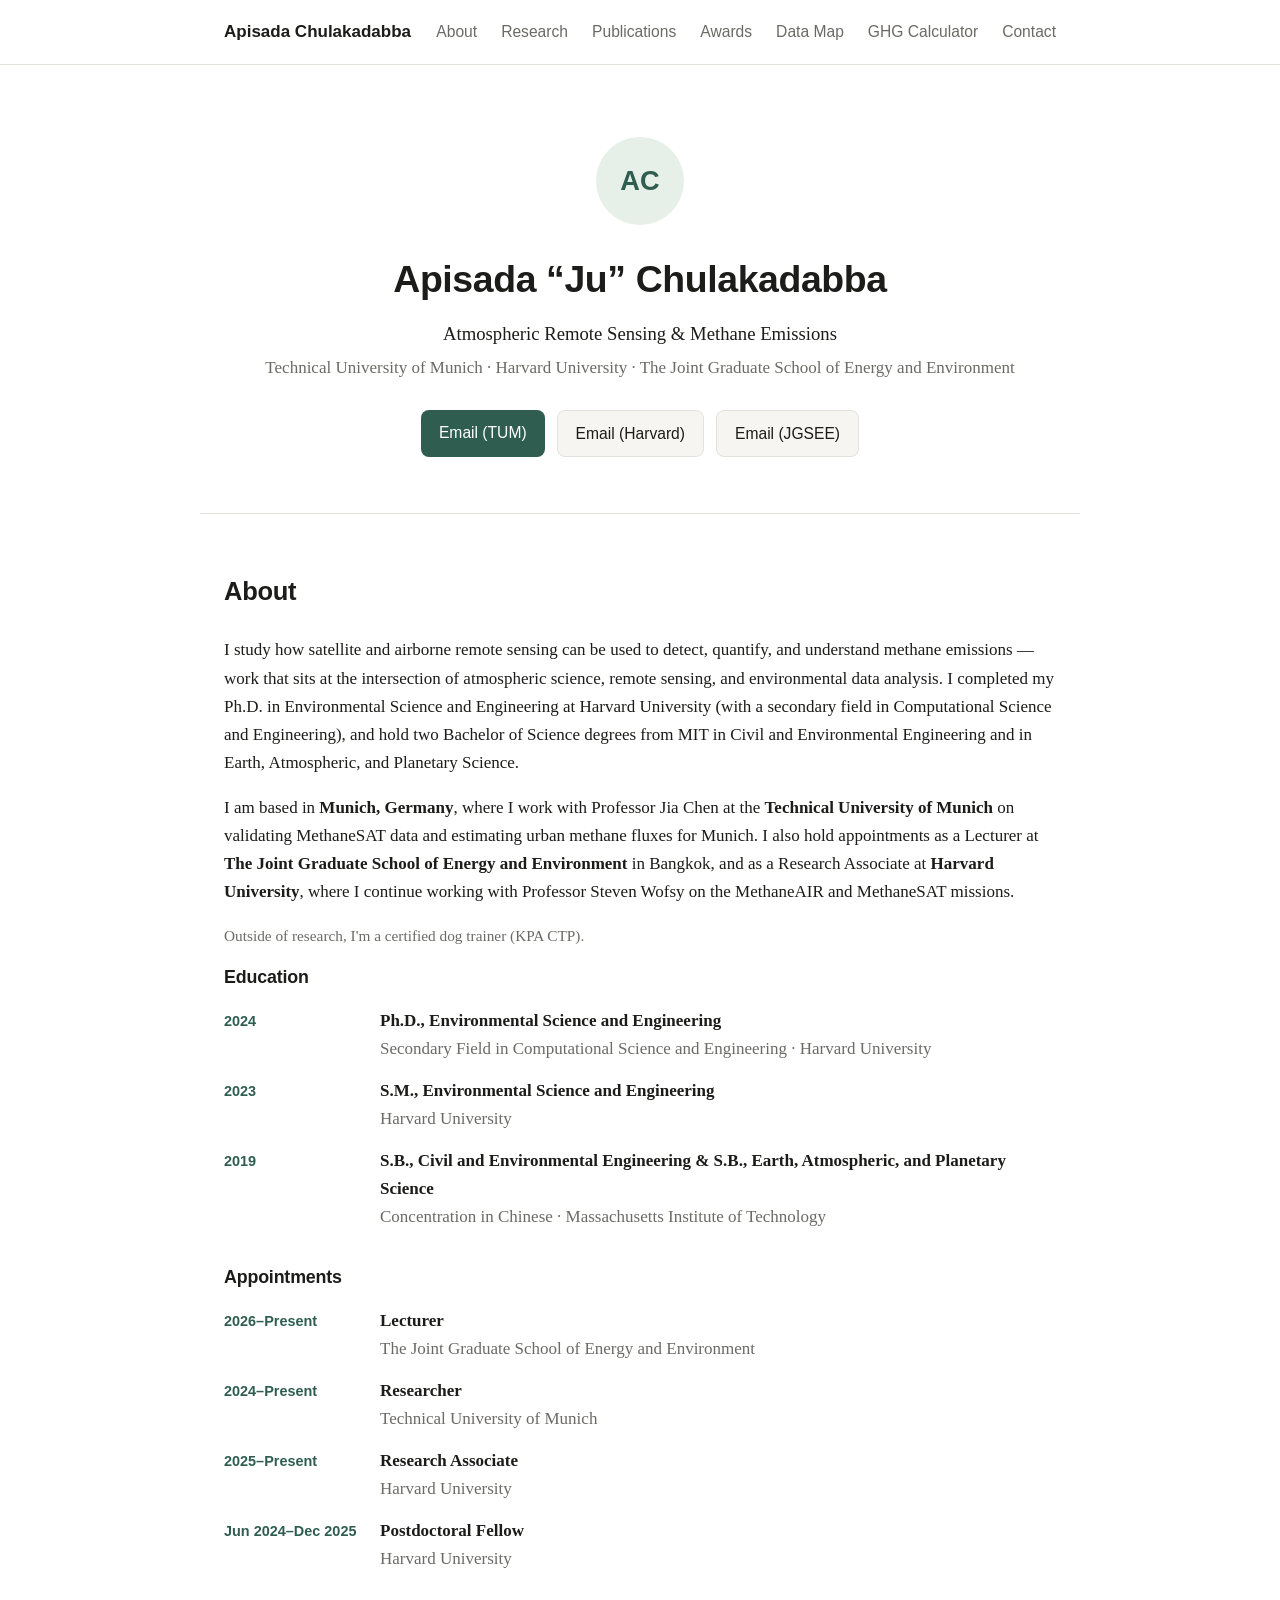
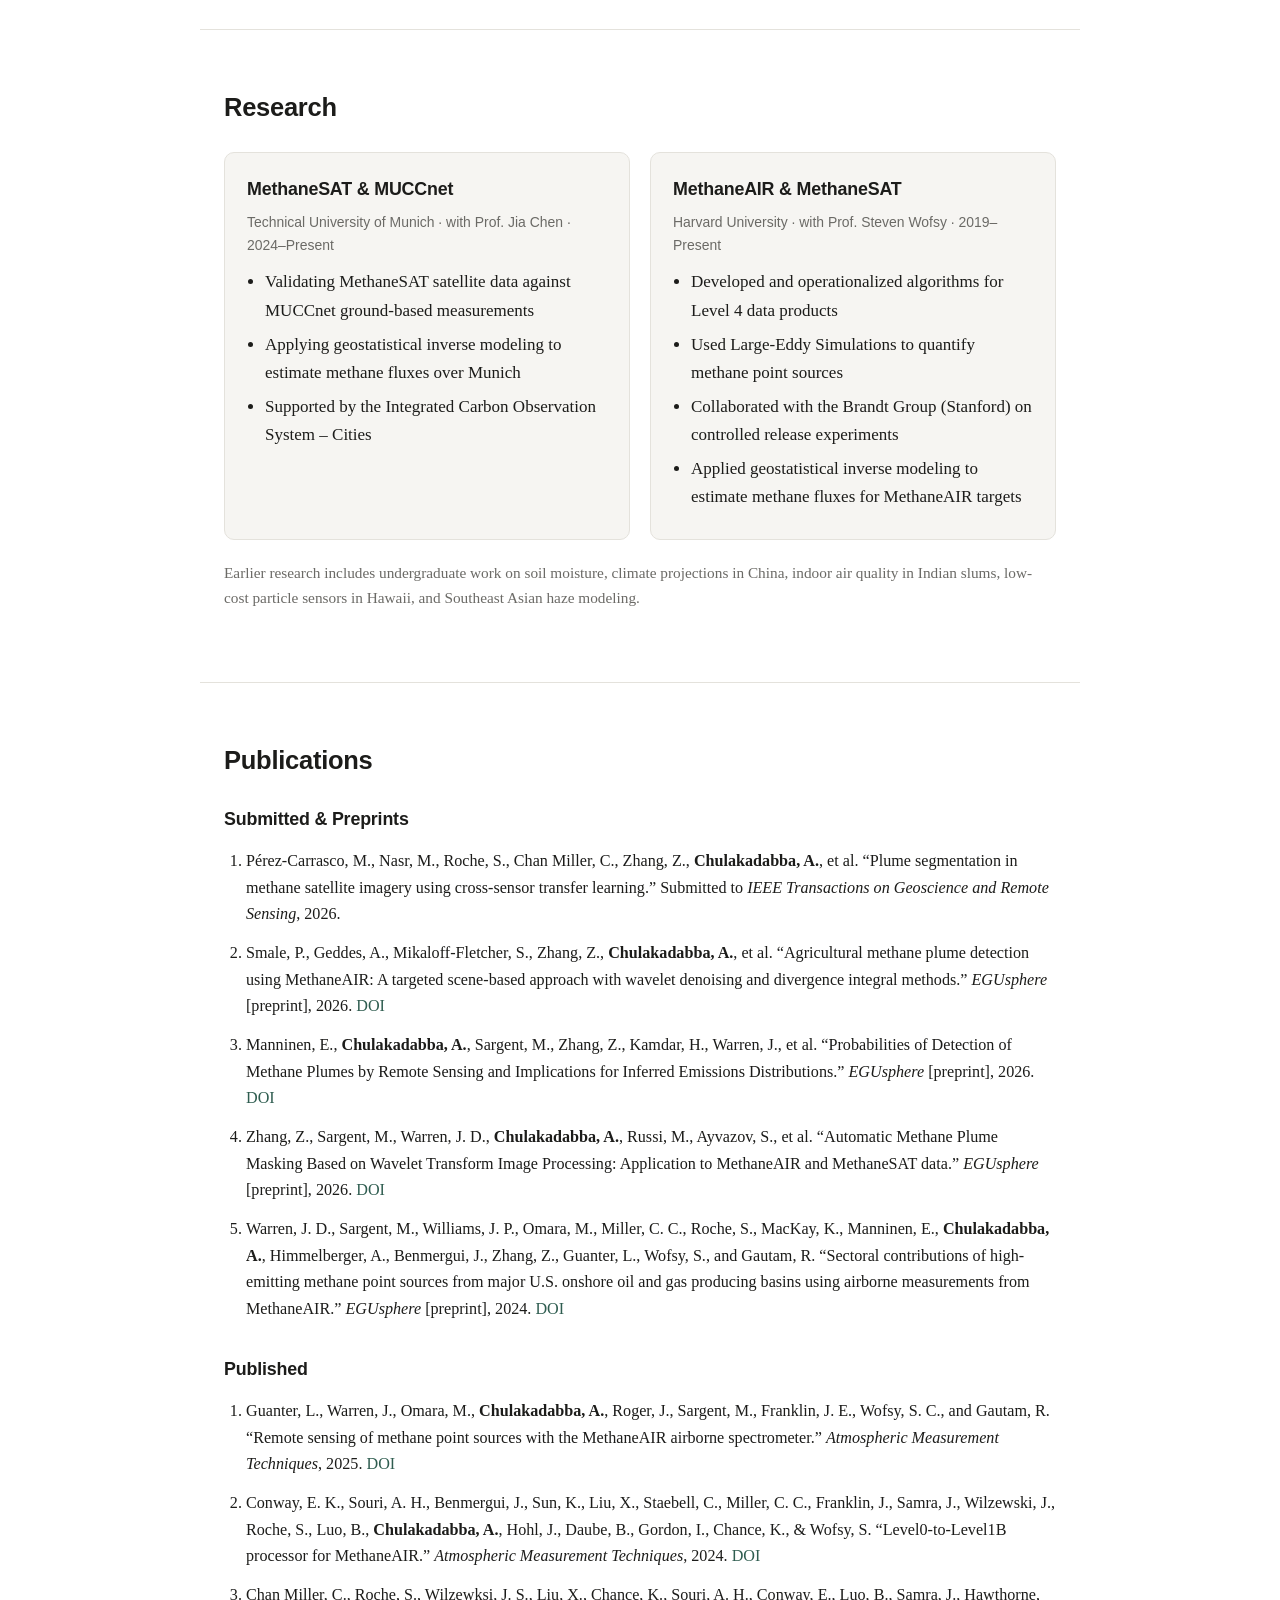
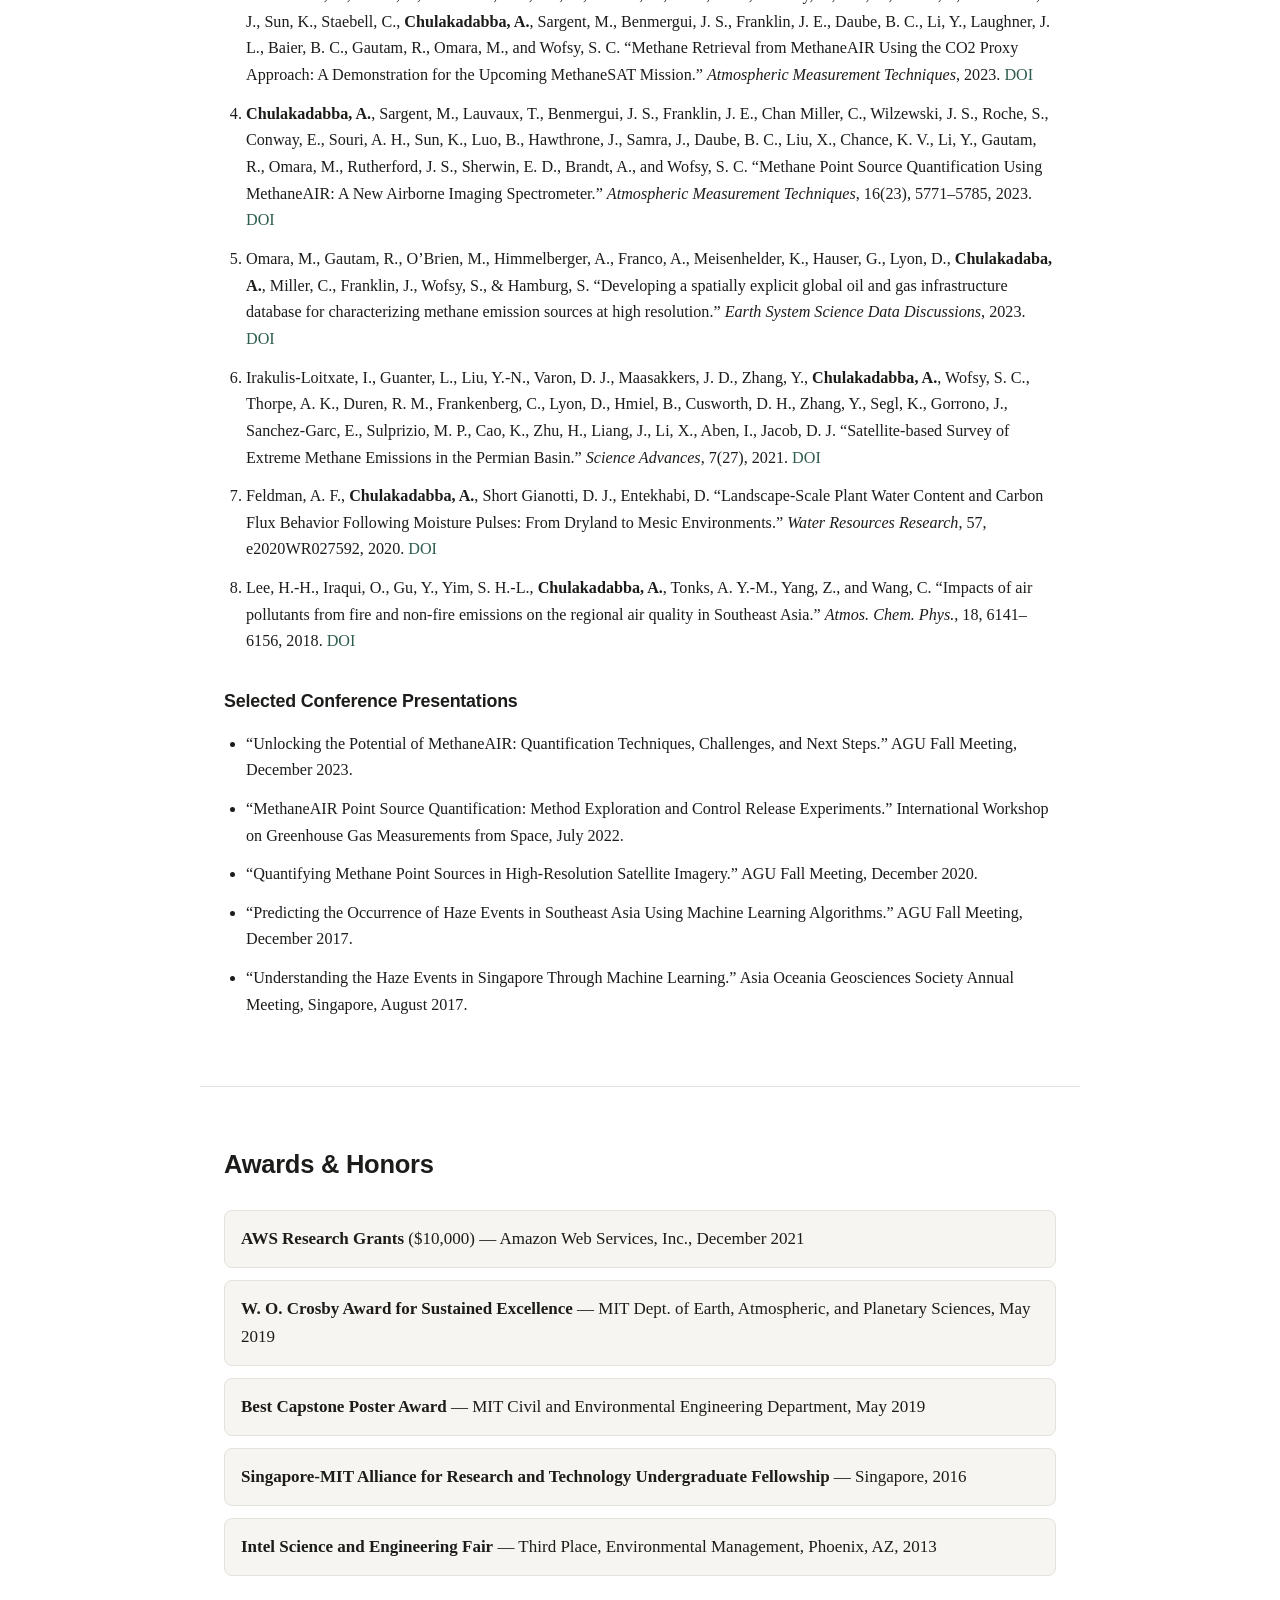
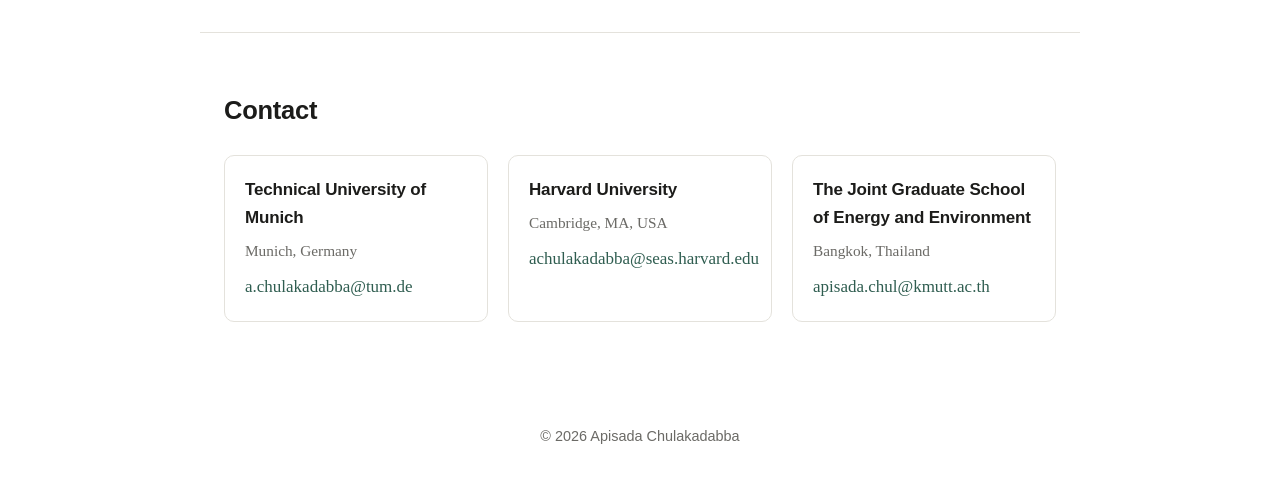
<file: index.html>
<!DOCTYPE html>
<html lang="en">
<head>
<meta charset="UTF-8">
<meta name="viewport" content="width=device-width, initial-scale=1.0">
<title>Apisada Chulakadabba</title>
<meta name="description" content="Apisada 'Ju' Chulakadabba — Researcher working on satellite and airborne remote sensing of methane emissions.">
<link rel="stylesheet" href="styles.css">
</head>
<body>

<header class="site-header">
  <nav class="nav container">
    <a class="brand" href="#home">Apisada Chulakadabba</a>
    <button class="nav-toggle" id="navToggle" aria-label="Toggle menu" aria-expanded="false">
      <span></span><span></span><span></span>
    </button>
    <ul class="nav-links" id="navLinks">
      <li><a href="#about">About</a></li>
      <li><a href="#research">Research</a></li>
      <li><a href="#publications">Publications</a></li>
      <li><a href="#awards">Awards</a></li>
      <li><a href="data-coverage.html">Data Map</a></li>
      <li><a href="ghg-calculator.html">GHG Calculator</a></li>
      <li><a href="#contact">Contact</a></li>
    </ul>
  </nav>
</header>

<main>
  <section id="home" class="hero container">
    <div class="hero-avatar" aria-hidden="true">AC</div>
    <h1>Apisada &ldquo;Ju&rdquo; Chulakadabba</h1>
    <p class="hero-title">Atmospheric Remote Sensing &amp; Methane Emissions</p>
    <p class="hero-affil">Technical University of Munich &middot; Harvard University &middot; The Joint Graduate School of Energy and Environment</p>
    <div class="hero-links">
      <a href="mailto:a.chulakadabba@tum.de" class="btn btn-primary">Email (TUM)</a>
      <a href="mailto:achulakadabba@seas.harvard.edu" class="btn btn-secondary">Email (Harvard)</a>
      <a href="mailto:apisada.chul@kmutt.ac.th" class="btn btn-secondary">Email (JGSEE)</a>
    </div>
  </section>

  <section id="about" class="section container">
    <h2>About</h2>
    <p>
      I study how satellite and airborne remote sensing can be used to detect,
      quantify, and understand methane emissions &mdash; work that sits at the intersection of atmospheric science,
      remote sensing, and environmental data analysis. I completed my Ph.D. in Environmental Science and Engineering
      at Harvard University (with a secondary field in Computational Science and Engineering), and hold two
      Bachelor of Science degrees from MIT in Civil and Environmental Engineering and in Earth, Atmospheric, and
      Planetary Science.
    </p>
    <p>
      I am based in <strong>Munich, Germany</strong>, where I work with Professor Jia Chen at the
      <strong>Technical University of Munich</strong> on validating MethaneSAT data and estimating urban methane
      fluxes for Munich. I also hold appointments as a Lecturer at <strong>The Joint Graduate School of Energy and
      Environment</strong> in Bangkok, and as a Research Associate at <strong>Harvard University</strong>, where I
      continue working with Professor Steven Wofsy on the MethaneAIR and MethaneSAT missions.
    </p>
    <p class="muted small">Outside of research, I'm a certified dog trainer (KPA CTP).</p>

    <div class="timeline">
      <h3>Education</h3>
      <ul class="timeline-list">
        <li>
          <span class="timeline-date">2024</span>
          <div>
            <strong>Ph.D., Environmental Science and Engineering</strong>
            <div class="muted">Secondary Field in Computational Science and Engineering &middot; Harvard University</div>
          </div>
        </li>
        <li>
          <span class="timeline-date">2023</span>
          <div>
            <strong>S.M., Environmental Science and Engineering</strong>
            <div class="muted">Harvard University</div>
          </div>
        </li>
        <li>
          <span class="timeline-date">2019</span>
          <div>
            <strong>S.B., Civil and Environmental Engineering &amp; S.B., Earth, Atmospheric, and Planetary Science</strong>
            <div class="muted">Concentration in Chinese &middot; Massachusetts Institute of Technology</div>
          </div>
        </li>
      </ul>

      <h3>Appointments</h3>
      <ul class="timeline-list">
        <li>
          <span class="timeline-date">2026&ndash;Present</span>
          <div><strong>Lecturer</strong><div class="muted">The Joint Graduate School of Energy and Environment</div></div>
        </li>
        <li>
          <span class="timeline-date">2024&ndash;Present</span>
          <div><strong>Researcher</strong><div class="muted">Technical University of Munich</div></div>
        </li>
        <li>
          <span class="timeline-date">2025&ndash;Present</span>
          <div><strong>Research Associate</strong><div class="muted">Harvard University</div></div>
        </li>
        <li>
          <span class="timeline-date">Jun 2024&ndash;Dec 2025</span>
          <div><strong>Postdoctoral Fellow</strong><div class="muted">Harvard University</div></div>
        </li>
      </ul>
    </div>
  </section>

  <section id="research" class="section container">
    <h2>Research</h2>
    <div class="cards">
      <article class="card">
        <h3>MethaneSAT &amp; MUCCnet</h3>
        <p class="card-meta">Technical University of Munich &middot; with Prof. Jia Chen &middot; 2024&ndash;Present</p>
        <ul>
          <li>Validating MethaneSAT satellite data against MUCCnet ground-based measurements</li>
          <li>Applying geostatistical inverse modeling to estimate methane fluxes over Munich</li>
          <li>Supported by the Integrated Carbon Observation System &ndash; Cities</li>
        </ul>
      </article>
      <article class="card">
        <h3>MethaneAIR &amp; MethaneSAT</h3>
        <p class="card-meta">Harvard University &middot; with Prof. Steven Wofsy &middot; 2019&ndash;Present</p>
        <ul>
          <li>Developed and operationalized algorithms for Level 4 data products</li>
          <li>Used Large-Eddy Simulations to quantify methane point sources</li>
          <li>Collaborated with the Brandt Group (Stanford) on controlled release experiments</li>
          <li>Applied geostatistical inverse modeling to estimate methane fluxes for MethaneAIR targets</li>
        </ul>
      </article>
    </div>
    <p class="muted small">
      Earlier research includes undergraduate work on soil moisture, climate projections in China, indoor air
      quality in Indian slums, low-cost particle sensors in Hawaii, and Southeast Asian haze modeling.
    </p>
  </section>

  <section id="publications" class="section container">
    <h2>Publications</h2>

    <h3 class="pub-group-title">Submitted &amp; Preprints</h3>
    <ol class="pub-list">
      <li>Pérez-Carrasco, M., Nasr, M., Roche, S., Chan Miller, C., Zhang, Z., <strong>Chulakadabba, A.</strong>, et al. &ldquo;Plume segmentation in methane satellite imagery using cross-sensor transfer learning.&rdquo; Submitted to <em>IEEE Transactions on Geoscience and Remote Sensing</em>, 2026.</li>
      <li>Smale, P., Geddes, A., Mikaloff-Fletcher, S., Zhang, Z., <strong>Chulakadabba, A.</strong>, et al. &ldquo;Agricultural methane plume detection using MethaneAIR: A targeted scene-based approach with wavelet denoising and divergence integral methods.&rdquo; <em>EGUsphere</em> [preprint], 2026. <a href="https://doi.org/10.5194/egusphere-2025-6237" target="_blank" rel="noopener">DOI</a></li>
      <li>Manninen, E., <strong>Chulakadabba, A.</strong>, Sargent, M., Zhang, Z., Kamdar, H., Warren, J., et al. &ldquo;Probabilities of Detection of Methane Plumes by Remote Sensing and Implications for Inferred Emissions Distributions.&rdquo; <em>EGUsphere</em> [preprint], 2026. <a href="https://doi.org/10.5194/egusphere-2026-115" target="_blank" rel="noopener">DOI</a></li>
      <li>Zhang, Z., Sargent, M., Warren, J. D., <strong>Chulakadabba, A.</strong>, Russi, M., Ayvazov, S., et al. &ldquo;Automatic Methane Plume Masking Based on Wavelet Transform Image Processing: Application to MethaneAIR and MethaneSAT data.&rdquo; <em>EGUsphere</em> [preprint], 2026. <a href="https://doi.org/10.5194/egusphere-2026-141" target="_blank" rel="noopener">DOI</a></li>
      <li>Warren, J. D., Sargent, M., Williams, J. P., Omara, M., Miller, C. C., Roche, S., MacKay, K., Manninen, E., <strong>Chulakadabba, A.</strong>, Himmelberger, A., Benmergui, J., Zhang, Z., Guanter, L., Wofsy, S., and Gautam, R. &ldquo;Sectoral contributions of high-emitting methane point sources from major U.S. onshore oil and gas producing basins using airborne measurements from MethaneAIR.&rdquo; <em>EGUsphere</em> [preprint], 2024. <a href="https://doi.org/10.5194/egusphere-2024-3865" target="_blank" rel="noopener">DOI</a></li>
    </ol>

    <h3 class="pub-group-title">Published</h3>
    <ol class="pub-list">
      <li>Guanter, L., Warren, J., Omara, M., <strong>Chulakadabba, A.</strong>, Roger, J., Sargent, M., Franklin, J. E., Wofsy, S. C., and Gautam, R. &ldquo;Remote sensing of methane point sources with the MethaneAIR airborne spectrometer.&rdquo; <em>Atmospheric Measurement Techniques</em>, 2025. <a href="https://doi.org/10.5194/amt-18-3857-2025" target="_blank" rel="noopener">DOI</a></li>
      <li>Conway, E. K., Souri, A. H., Benmergui, J., Sun, K., Liu, X., Staebell, C., Miller, C. C., Franklin, J., Samra, J., Wilzewski, J., Roche, S., Luo, B., <strong>Chulakadabba, A.</strong>, Hohl, J., Daube, B., Gordon, I., Chance, K., &amp; Wofsy, S. &ldquo;Level0-to-Level1B processor for MethaneAIR.&rdquo; <em>Atmospheric Measurement Techniques</em>, 2024. <a href="https://doi.org/10.5194/amt-17-1347-2024" target="_blank" rel="noopener">DOI</a></li>
      <li>Chan Miller, C., Roche, S., Wilzewksi, J. S., Liu, X., Chance, K., Souri, A. H., Conway, E., Luo, B., Samra, J., Hawthorne, J., Sun, K., Staebell, C., <strong>Chulakadabba, A.</strong>, Sargent, M., Benmergui, J. S., Franklin, J. E., Daube, B. C., Li, Y., Laughner, J. L., Baier, B. C., Gautam, R., Omara, M., and Wofsy, S. C. &ldquo;Methane Retrieval from MethaneAIR Using the CO2 Proxy Approach: A Demonstration for the Upcoming MethaneSAT Mission.&rdquo; <em>Atmospheric Measurement Techniques</em>, 2023. <a href="https://doi.org/10.5194/egusphere-2023-1962" target="_blank" rel="noopener">DOI</a></li>
      <li><strong>Chulakadabba, A.</strong>, Sargent, M., Lauvaux, T., Benmergui, J. S., Franklin, J. E., Chan Miller, C., Wilzewski, J. S., Roche, S., Conway, E., Souri, A. H., Sun, K., Luo, B., Hawthrone, J., Samra, J., Daube, B. C., Liu, X., Chance, K. V., Li, Y., Gautam, R., Omara, M., Rutherford, J. S., Sherwin, E. D., Brandt, A., and Wofsy, S. C. &ldquo;Methane Point Source Quantification Using MethaneAIR: A New Airborne Imaging Spectrometer.&rdquo; <em>Atmospheric Measurement Techniques</em>, 16(23), 5771&ndash;5785, 2023. <a href="https://doi.org/10.5194/amt-16-5771-2023" target="_blank" rel="noopener">DOI</a></li>
      <li>Omara, M., Gautam, R., O&rsquo;Brien, M., Himmelberger, A., Franco, A., Meisenhelder, K., Hauser, G., Lyon, D., <strong>Chulakadaba, A.</strong>, Miller, C., Franklin, J., Wofsy, S., &amp; Hamburg, S. &ldquo;Developing a spatially explicit global oil and gas infrastructure database for characterizing methane emission sources at high resolution.&rdquo; <em>Earth System Science Data Discussions</em>, 2023. <a href="https://doi.org/10.5194/essd-2022-452" target="_blank" rel="noopener">DOI</a></li>
      <li>Irakulis-Loitxate, I., Guanter, L., Liu, Y.-N., Varon, D. J., Maasakkers, J. D., Zhang, Y., <strong>Chulakadabba, A.</strong>, Wofsy, S. C., Thorpe, A. K., Duren, R. M., Frankenberg, C., Lyon, D., Hmiel, B., Cusworth, D. H., Zhang, Y., Segl, K., Gorrono, J., Sanchez-Garc, E., Sulprizio, M. P., Cao, K., Zhu, H., Liang, J., Li, X., Aben, I., Jacob, D. J. &ldquo;Satellite-based Survey of Extreme Methane Emissions in the Permian Basin.&rdquo; <em>Science Advances</em>, 7(27), 2021. <a href="https://doi.org/abf4507" target="_blank" rel="noopener">DOI</a></li>
      <li>Feldman, A. F., <strong>Chulakadabba, A.</strong>, Short Gianotti, D. J., Entekhabi, D. &ldquo;Landscape-Scale Plant Water Content and Carbon Flux Behavior Following Moisture Pulses: From Dryland to Mesic Environments.&rdquo; <em>Water Resources Research</em>, 57, e2020WR027592, 2020. <a href="https://doi.org/10.1029/2020WR027592" target="_blank" rel="noopener">DOI</a></li>
      <li>Lee, H.-H., Iraqui, O., Gu, Y., Yim, S. H.-L., <strong>Chulakadabba, A.</strong>, Tonks, A. Y.-M., Yang, Z., and Wang, C. &ldquo;Impacts of air pollutants from fire and non-fire emissions on the regional air quality in Southeast Asia.&rdquo; <em>Atmos. Chem. Phys.</em>, 18, 6141&ndash;6156, 2018. <a href="https://doi.org/10.5194/acp-18-6141-2018" target="_blank" rel="noopener">DOI</a></li>
    </ol>

    <h3 class="pub-group-title">Selected Conference Presentations</h3>
    <ul class="pub-list plain">
      <li>&ldquo;Unlocking the Potential of MethaneAIR: Quantification Techniques, Challenges, and Next Steps.&rdquo; AGU Fall Meeting, December 2023.</li>
      <li>&ldquo;MethaneAIR Point Source Quantification: Method Exploration and Control Release Experiments.&rdquo; International Workshop on Greenhouse Gas Measurements from Space, July 2022.</li>
      <li>&ldquo;Quantifying Methane Point Sources in High-Resolution Satellite Imagery.&rdquo; AGU Fall Meeting, December 2020.</li>
      <li>&ldquo;Predicting the Occurrence of Haze Events in Southeast Asia Using Machine Learning Algorithms.&rdquo; AGU Fall Meeting, December 2017.</li>
      <li>&ldquo;Understanding the Haze Events in Singapore Through Machine Learning.&rdquo; Asia Oceania Geosciences Society Annual Meeting, Singapore, August 2017.</li>
    </ul>
  </section>

  <section id="awards" class="section container">
    <h2>Awards &amp; Honors</h2>
    <ul class="award-list">
      <li><strong>AWS Research Grants</strong> ($10,000) &mdash; Amazon Web Services, Inc., December 2021</li>
      <li><strong>W. O. Crosby Award for Sustained Excellence</strong> &mdash; MIT Dept. of Earth, Atmospheric, and Planetary Sciences, May 2019</li>
      <li><strong>Best Capstone Poster Award</strong> &mdash; MIT Civil and Environmental Engineering Department, May 2019</li>
      <li><strong>Singapore-MIT Alliance for Research and Technology Undergraduate Fellowship</strong> &mdash; Singapore, 2016</li>
      <li><strong>Intel Science and Engineering Fair</strong> &mdash; Third Place, Environmental Management, Phoenix, AZ, 2013</li>
    </ul>
  </section>

  <section id="contact" class="section container">
    <h2>Contact</h2>
    <div class="contact-grid">
      <div class="contact-card">
        <h3>Technical University of Munich</h3>
        <p>Munich, Germany</p>
        <a href="mailto:a.chulakadabba@tum.de">a.chulakadabba@tum.de</a>
      </div>
      <div class="contact-card">
        <h3>Harvard University</h3>
        <p>Cambridge, MA, USA</p>
        <a href="mailto:achulakadabba@seas.harvard.edu">achulakadabba@seas.harvard.edu</a>
      </div>
      <div class="contact-card">
        <h3>The Joint Graduate School of Energy and Environment</h3>
        <p>Bangkok, Thailand</p>
        <a href="mailto:apisada.chul@kmutt.ac.th">apisada.chul@kmutt.ac.th</a>
      </div>
    </div>
  </section>
</main>

<footer class="site-footer">
  <div class="container">
    <p>&copy; <span id="year"></span> Apisada Chulakadabba</p>
  </div>
</footer>

<script src="script.js"></script>
</body>
</html>
</file>
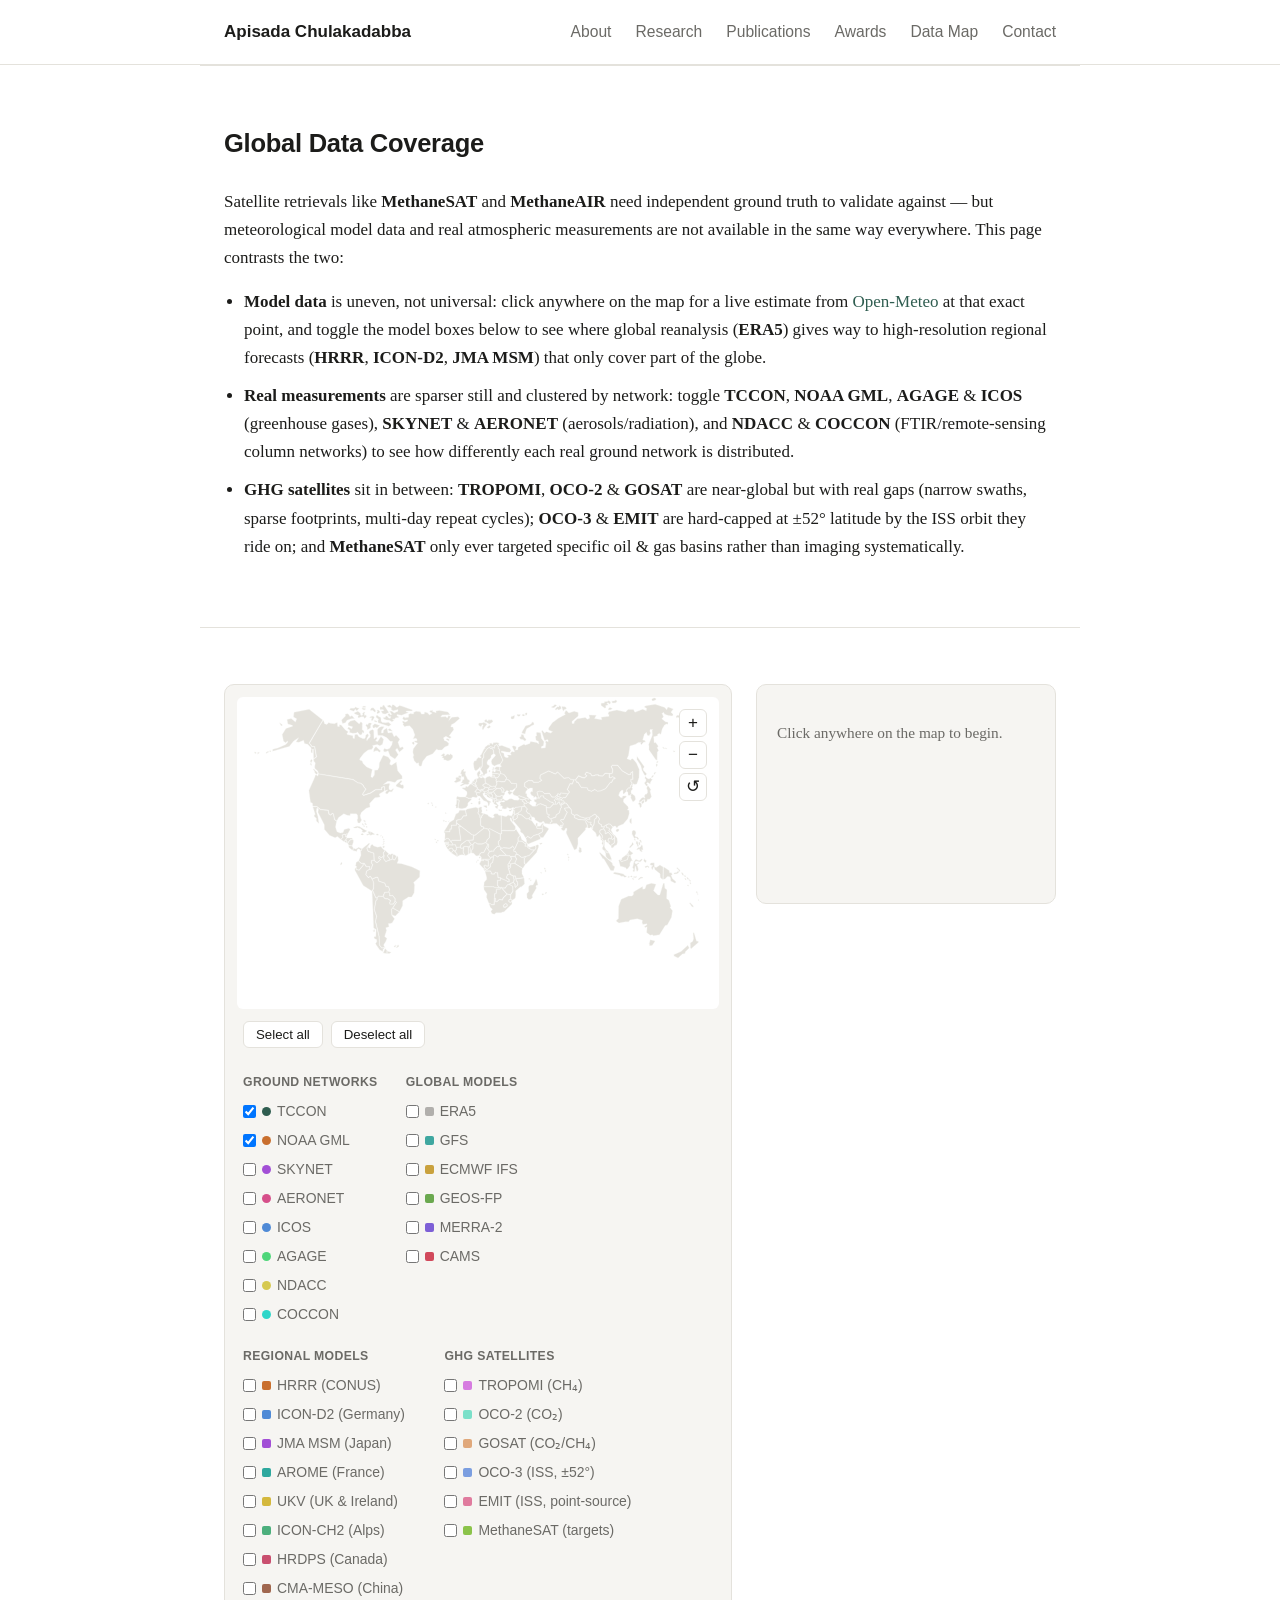
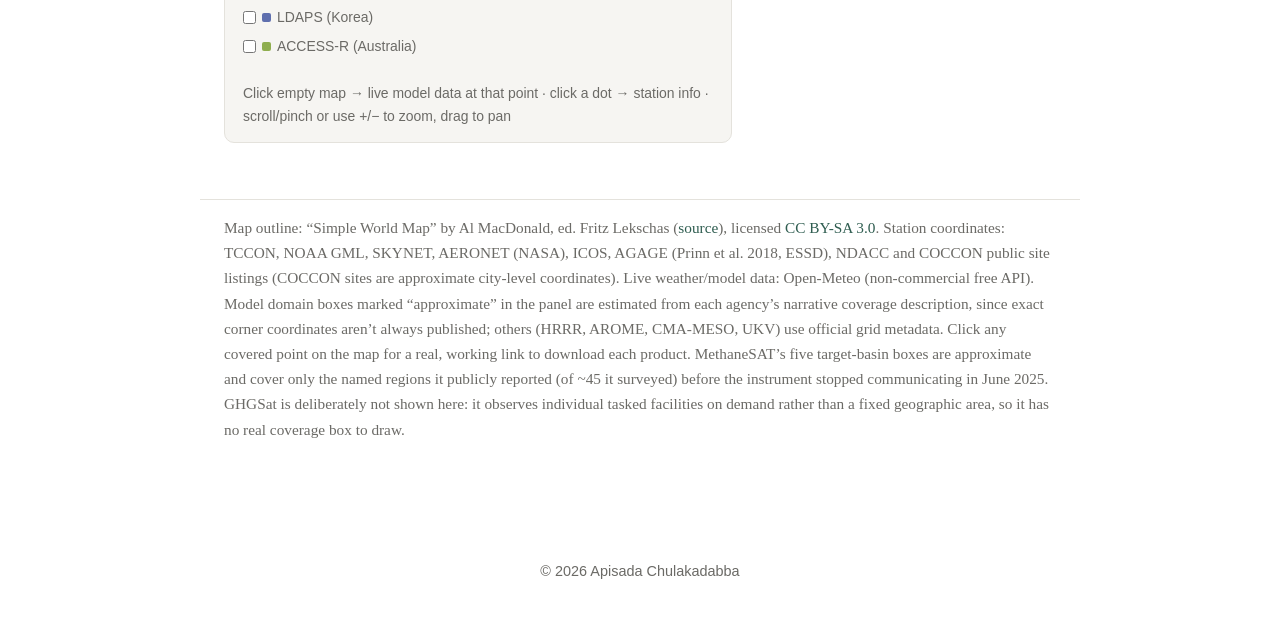
<file: data-coverage.html>
<!DOCTYPE html>
<html lang="en">
<head>
<meta charset="UTF-8">
<meta name="viewport" content="width=device-width, initial-scale=1.0">
<title>Global Data Coverage &middot; Apisada Chulakadabba</title>
<meta name="description" content="Interactive map comparing global &amp; regional meteorological model coverage (ERA5, HRRR, ICON-D2, JMA MSM) with real ground-based measurement networks (TCCON, NOAA GML, SKYNET, AERONET, ICOS).">
<link rel="stylesheet" href="styles.css">
<link rel="stylesheet" href="data-coverage.css">
</head>
<body>

<header class="site-header">
  <nav class="nav container">
    <a class="brand" href="index.html">Apisada Chulakadabba</a>
    <button class="nav-toggle" id="navToggle" aria-label="Toggle menu" aria-expanded="false">
      <span></span><span></span><span></span>
    </button>
    <ul class="nav-links" id="navLinks">
      <li><a href="index.html#about">About</a></li>
      <li><a href="index.html#research">Research</a></li>
      <li><a href="index.html#publications">Publications</a></li>
      <li><a href="index.html#awards">Awards</a></li>
      <li><a href="data-coverage.html">Data Map</a></li>
      <li><a href="index.html#contact">Contact</a></li>
    </ul>
  </nav>
</header>

<main>
  <section class="section container map-intro">
    <h2>Global Data Coverage</h2>
    <p>
      Satellite retrievals like <strong>MethaneSAT</strong> and <strong>MethaneAIR</strong> need
      independent ground truth to validate against &mdash; but meteorological model data and real
      atmospheric measurements are not available in the same way everywhere. This page contrasts the two:
    </p>
    <ul class="map-legend-text">
      <li><strong>Model data</strong> is uneven, not universal: click anywhere on the map for a live estimate from
        <a href="https://open-meteo.com" target="_blank" rel="noopener">Open-Meteo</a> at that exact point, and toggle the
        model boxes below to see where global reanalysis (<strong>ERA5</strong>) gives way to high-resolution regional
        forecasts (<strong>HRRR</strong>, <strong>ICON-D2</strong>, <strong>JMA MSM</strong>) that only cover part of the globe.</li>
      <li><strong>Real measurements</strong> are sparser still and clustered by network: toggle
        <strong>TCCON</strong>, <strong>NOAA GML</strong>, <strong>AGAGE</strong> &amp; <strong>ICOS</strong> (greenhouse gases),
        <strong>SKYNET</strong> &amp; <strong>AERONET</strong> (aerosols/radiation), and <strong>NDACC</strong> &amp;
        <strong>COCCON</strong> (FTIR/remote-sensing column networks) to see how differently each real ground network is distributed.</li>
      <li><strong>GHG satellites</strong> sit in between: <strong>TROPOMI</strong>, <strong>OCO-2</strong> &amp;
        <strong>GOSAT</strong> are near-global but with real gaps (narrow swaths, sparse footprints, multi-day repeat cycles);
        <strong>OCO-3</strong> &amp; <strong>EMIT</strong> are hard-capped at &plusmn;52&deg; latitude by the ISS orbit they ride on;
        and <strong>MethaneSAT</strong> only ever targeted specific oil &amp; gas basins rather than imaging systematically.</li>
    </ul>
  </section>

  <section class="section container map-section">
    <div class="map-wrap">
      <div class="map-zoom-controls">
        <button type="button" id="zoomIn" aria-label="Zoom in">+</button>
        <button type="button" id="zoomOut" aria-label="Zoom out">&minus;</button>
        <button type="button" id="zoomReset" aria-label="Reset zoom">&#8634;</button>
      </div>
      <svg id="worldMap" viewBox="0 240 850 550" xmlns="http://www.w3.org/2000/svg" aria-label="World map">
        <g id="domainLayer"></g>
        <g id="landLayer">
          <path class="land" id="_somaliland" d="M512.674,502.797l3.526,2.403l1.046-0.052l8.757-3.008l0.994,3.206l-0.701,2.706l-1.893,1.503l-4.729-0.302l-6.769-4.158L512.674,502.797L512.674,502.797z"/>
    <path class="land" id="ae" d="M528.466,468.135l0.753,3.008l8.522,0.752l0.596-6.172l1.644-0.897l0.448-2.257l-2.688,0.753l-2.99,4.521L528.466,468.135L528.466,468.135z"/>
    <path class="land" id="af" d="M545.85,435.383l1.374,10.771l3.423,0.752l0.32,1.937l-2.455,2.049l4.573,3.691l8.885-3.198l0.709-3.786l5.593-3.491l2.145-8.091l1.599-1.722l-1.659-2.887l5.412-3.347l-0.691-0.968l-2.498,0.155l-0.226,2.299l-3.354-0.033l-0.062-3.068l-1.079-1.288l-1.815,1.649l0.052,1.515l-2.739,1.036l-5.059-0.319l-6.568,6.881L545.85,435.383L545.85,435.383z"/>
    <path class="land" id="al" d="M450.679,420.438v3.984l1.142,2.152l0.82-0.096l1.409-2.566l-0.821-1.15l-0.319-2.844l-1.089-1.012L450.679,420.438L450.679,420.438z"/>
    <path class="land" id="am" d="M507.47,420.549l4.149,5.411l-1.218,1.427l-2.939-0.51l-3.646-3.268l0.196-2.146L507.47,420.549L507.47,420.549z"/>
    <g id="ao">
        <path class="land" class="mainland" d="M437.366,547.461l2.948,11.003l-0.069,3.478l-4.313,4.633l-0.647,7.527l16.597,0.147l5.395,1.954l4.45-0.58l-2.594-3.251l0.01-9.282l5.101-0.217v-3.621l-4.142-0.172l-0.829-8.575l-1.746,0.024l-0.943-0.848l-1.027,0.054l-1.365,2.646h-5.255l-1.22-1.227l0.363-1.738l-1.436-2.101L437.366,547.461L437.366,547.461z"/>
        <path class="land" d="M435.577,544.453l1.504,1.953l1.945-1.842l-0.571-1.909l-0.483-0.035L435.577,544.453L435.577,544.453z"/>
    </g>
    <g id="ar">
        <path class="land" class="mainland" d="M279.05,600.613l1.677,1.571l-6.371,9.467l-2.239,2.479l0.777,10.813l4.918,5.974l-4.132,7.209l-3.129,1.35h-3.579l1.003,5.627l-5.593,1.92l1.34,4.729l-3.354,10.701l4.141,3.38l-2.239,5.515l-3.804,5.975l2.014,4.165l-4.918,0.786l-4.028-4.951l-0.674-15.432l-6.258-26.209l1.893-9.163l-4.028-11.713l2.68-15.204l2.463-2.931l-0.605-2.222l3.164-2.888l7.054,0.483l3.942,4.21l4.555,0.078l4.668,2.853l-1.375,3.217l0.329,3.25l6.612-0.312L279.05,600.613L279.05,600.613z"/>
        <path class="land" d="M264.745,687.564l0.225,4.951l3.803-0.337l3.242-2.144l-5.48-1.124L264.745,687.564L264.745,687.564z"/>
    </g>
    <path class="land" id="at" d="M430.46,403.459l-0.562,1.167l0.483,0.83l2.015-0.415h1.711l1.857,1.572l3.95-0.717l2.904-1.729l0.743-1.167l-0.112-1.504l-2.611-1.954l-3.501,0.035l-0.294,1.988l-3.683,1.797L430.46,403.459L430.46,403.459z"/>
    <g id="au">
        <path class="land" class="mainland" d="M672.961,609.067l-0.303,21.938l-3.371,2.472l-0.303,2.161l4.598,3.086l11.35-2.161h5.826l2.145-3.095l12.879-2.472l9.198,2.784l-0.614,3.708l1.228,3.708l7.055-1.236l0.303,1.851l-4.599,3.396l1.53,1.236l3.37-1.236l-0.917,10.2l6.44,4.944l3.683-1.236l1.841,1.852l10.735-1.548l10.123-16.381l3.682-0.925l7.357-13.596l1.841-11.739l-4.599-5.869l1.842-1.236l-3.684-11.436l-3.984-2.783l0.614-15.448l-3.684-2.782l-0.916-8.652h-1.842l-6.138,20.392l-3.37,0.312l-7.668-7.728l4.297-11.437l-7.971-1.547l-8.896,2.472l-2.454,7.104l-3.984,0.925l-0.304-4.944l-16.252,9.889l0.304,3.708l-2.454,3.397h-6.139l-13.19,5.56L672.961,609.067L672.961,609.067z"/>
        <path class="land" d="M728.775,668.089l-1.531,6.181l0.304,4.322l4.599-0.312l5.213-8.03L728.775,668.089L728.775,668.089z"/>
    </g>
    <path class="land" id="az" d="M508.931,418.674l-0.873,1.486l4.071,5.342l1.418-0.458l2.334,2.446l1.011-4.287l2.533,0.406l-0.104-1.229l-4.165-3.646l-0.795,2.143L508.931,418.674L508.931,418.674z"/>
    <path class="land" id="ba" d="M442.708,411.084l-0.319,0.527l5.801,5.981l2.127-3.13l-0.078-1.234l-1.857-2.256L442.708,411.084L442.708,411.084z"/>
    <path class="land" id="bd" d="M616.256,457.908l-1.134,2.049l2.938,5.584l0.087,4.357l0.535,1.166l3.449,0.061l1.953-1.875l1.418,0.855l0.285,2.652l1.133-0.708l0.069-3.389l-0.951-0.112l-0.596-2.879l-2.403-0.086l-0.596-1.6l1.469-1.962l0.024-0.97h-4.269L616.256,457.908L616.256,457.908z"/>
    <path class="land" id="be" d="M414.019,391.704l-0.554,1.383l5.947,3.925l0.4,0.051l0.375-1.094l0.837-0.588l-1.336-1.499h-0.916l-1.255-1.426L414.019,391.704L414.019,391.704z"/>
    <path class="land" id="bf" d="M404.493,493.496l3.146-0.25l5.16,7.295l-4.789,3.613l-3.466-0.892l-4.66,0.062l-0.752,2.73l-3.907,0.19l-1.071-1.461l1.385-4.442L404.493,493.496L404.493,493.496z"/>
    <path class="land" id="bg" d="M457.092,414.066l0.139,4.305l1.452,3.025l5.454,0.095l2.455-1.737l2.412-0.959l-0.588-2.75l0.545-1.469l-1.228-0.641l-1.687,0.139l-1.323,1.332l-5.549,0.043L457.092,414.066L457.092,414.066z"/>
    <path class="land" id="bi" d="M478.504,538.385l3.691-0.078l-0.959,3.232l-0.935,0.812h-1.142l-0.812-2.187L478.504,538.385L478.504,538.385z"/>
    <path class="land" id="bj" d="M411.512,515.288h1.833l0.104-5.204l2.315-3.363l-0.104-5.852l-2.102-0.052l-3.604,2.816l1.504,2.87L411.512,515.288L411.512,515.288z"/>
    <path class="land" id="bn" d="M689.038,515.08l-2.489,3.018l2.04,0.641l1.149-1.608L689.038,515.08L689.038,515.08z"/>
    <path class="land" id="bo" d="M238.631,561.361l7.114-3.104l2.351,0.226l1.565,6.534l10.839,3.604l1.79,5.523l4.469,0.562l1.902,4.729l-1.34,4.278l-7.27,0.562l-2.68,6.872l-5.705-0.112l-1.79-0.337l-3.293,3.197l-1.625-0.156l-5.593-12.957l1.547-2.316l0.545-9.163l-1.383-5.455L238.631,561.361L238.631,561.361z"/>
    <path class="land" id="br" d="M286.631,618.464l5.402-10.391l0.198-8.73l10.079-6.501h5.645l4.435-7.512l0.804-14.418l-1.815-3.855l10.684-9.751l0.406-10.761l-14.514-7.105l-17.53-5.48l-8.264-0.812l2.221-4.669l-0.604-7.104l-1.808-0.596l-2.671,5.308l-1.4,1.754l-3.595-1.59l-12.093,4.261l-4.028-5.073l0.648-5.299l-3.804,3.872l-4.201-2.265l-0.424,0.597l0.009,1.841l3.622,1.945l-5.437,5.73l-3.432-0.034l-3.475-3.535l-3.933,0.121l-0.484,4.2l2.256,2.739l-2.663,8.532l-3.112,0.241l-4.953,3.13l-1.21,6.146l4.296,4.599l0.787-0.89l3.017-0.812l2.576,4.34l7.374-3.164l2.861,0.165l1.971,6.976l10.52,3.337l1.815,5.564l4.478,0.537l2.135,5.314l-1.443,4.729l1.884,2.474l-0.276,3.683l5.048-0.477l4.625,5.844l-0.363,4.105l2.74,2.316l-6.57,9.95L286.631,618.464L286.631,618.464z"/>
    <g id="bs">
        <path class="land" d="M222.121,463.112l-1.089-0.337l-0.086,2.101l1.34,1.349l0.917-1.349L222.121,463.112L222.121,463.112z"/>
        <path class="land" d="M224.29,466.397l-1.504,0.838l1.417,2.021l0.752-1.011L224.29,466.397L224.29,466.397z"/>
        <path class="land" d="M229.14,467.91l-1.591-0.087l0.165,1.012l1.167,1.687l1.002-1.099L229.14,467.91L229.14,467.91z"/>
        <path class="land" d="M228.388,465.896l-2.593-1.099l-0.501-2.609l1.002-0.425l1.003,2.023l1.002,0.76L228.388,465.896L228.388,465.896z"/>
        <path class="land" d="M225.881,460.588l-1.34-0.337l-0.251-1.686l-1.417-0.501l0.917-0.926l1.668,0.588l1.253,0.762L225.881,460.588L225.881,460.588z"/>
    </g>
    <path class="land" id="bt" d="M616.108,453.561l1.34,1.833l4.528,0.034l-0.458-2.507L616.108,453.561L616.108,453.561z"/>
    <path class="land" id="bw" d="M454.56,594.589l1.858,0.57l-0.26,5.314l1.911,0.26l4.391-3.959l5.273,0.57l1.399-3.545l6.673-6.095l-8.013-9.223l-0.104-1.514l-0.883-0.26l-2.43,2.24l-6.31,0.154l-0.884,7.866l-2.479,0.57L454.56,594.589L454.56,594.589z"/>
    <path class="land" id="by" d="M456.418,382.861l1.297,2.135l-0.519,1.703l0.086,1.349l0.476,1.616l2.68-1.521l3.329,0.086l2.334,0.959h5.922l1.729-4.141l1.037-1.564v-1.045l-3.717-5.23l-3.285-1.305l-2.68-0.303l-2.335,0.743l0.088,2.351l-3.241,4.098L456.418,382.861L456.418,382.861z"/>
    <path class="land" id="bz" d="M191.823,483.228l-0.043,3.154h0.726l2.472-4.615h-1.677L191.823,483.228L191.823,483.228z"/>
    <g id="ca">
        <path class="land" class="mainland" d="M151.767,281.182l1.72,2.602l0.864,3.475l4.305,1.081l3.017-3.25l2.585,1.306l7.321,0.647l5.169-2.17l0.864,7.157h3.017v-3.034l3.017,0.216l7.538,8.895l4.953,3.035l-2.584,4.123l1.081,1.081l9.673,1.953l0.216,4.34l2.585,0.433l0.648-6.51l4.089-1.08l3.017,4.556l6.457,3.034l3.233,0.647l2.152-2.602l0.216-4.124l3.873-2.387l1.288,3.476l-3.449,6.077l0.432,3.033l1.937-3.033l3.873-3.475l0.216-4.556l-2.152-3.476l0.648-2.817l5.169-2.603l2.369,1.738l0.432,15.188l3.657-3.25l2.152,1.305l-3.017,5.204l3.873,0.865l5.602-8.679l4.737,4.986l-1.936,8.895l-4.737,2.603l-4.521-2.169l-8.177,1.736l0.864,2.818l-2.152,3.476l-6.673,1.521l-7.538,5.86l-6.673,8.896l-0.864,2.817l4.521,1.737l1.72,4.339l6.241,6.293l9.906,4.339l-2.152,9.975l-0.216,2.818l2.585,1.736l3.449-4.555l0.432-8.679l5.385-0.216l2.584-4.988l0.433-7.589l6.889-13.45l8.609,3.034l4.521,6.293l-1.937,6.292l3.449,1.954l8.394-5.646l2.368,15.404l7.754,9.327l0.216,4.771l-8.609,2.17l-4.088,4.338l-8.609-1.953l-4.305-0.217l-7.538,5.86l4.521-1.081l5.601-1.08l1.081,1.305l-1.504,4.771l0.216,4.34l2.585,1.736l2.584-0.648l1.296-1.953h1.72l-2.801,5.205l-5.385,0.215l-2.368,3.476h-3.017l-0.864-2.603l4.305-4.338l-5.169,1.737l-0.233-7.374l-1.487-0.863l-4.521,1.953l-0.432,3.691h-10.338l-8.832,6.08l-11.842,3.908l-1.288-1.738l5.964-8.902l-3.388-3.261l-2.152-4.132l-4.383-3.346l-4.702-0.389l-8.428-5.904l-61.122-10.043l-1.011-4.142l-5.602-5.204v-4.339l0.865-3.907l-0.433-2.168l-2.152-2.171l-0.432-3.475l5.602-3.908l-3.449-18.653l-4.737-0.217l-4.305-5.645L151.767,281.182L151.767,281.182z"/>
        <path class="land" d="M130.684,350.117l-1.47,2.818l0.51,1.996l0.959,0.598l-0.225,0.812l-1.029,0.294l0.294,2.965l1.106,1.115l0.882-0.959l-1.106-2.887l0.657-2.299l1.616-2.152l-1.175-1.997L130.684,350.117L130.684,350.117z"/>
        <path class="land" d="M135.542,367.008l-1.323,0.52l2.429,2.818l0.588,3.336l2.429,2.592l2.058-0.371v-3.406l-2.498-1.557L135.542,367.008L135.542,367.008z"/>
        <path class="land" d="M268.15,295.833l-1.53,1.547l1.34,2.126l6.328,0.77l-4.028-4.252L268.15,295.833L268.15,295.833z"/>
        <path class="land" d="M191.105,270.143l0.19,3.475l-6.898,7.148l1.729,5.791l4.979-1.348l2.878-4.253l7.278-2.706l5.938-0.389l-4.599-5.022l-2.299,1.737l-1.729-0.579l-0.959-2.126l-2.109-2.126L191.105,270.143L191.105,270.143z"/>
        <path class="land" d="M200.113,259.908l-1.53,2.706l7.477,2.706l2.68-4.055l1.15,2.707h1.919l3.639-4.055l-4.409-1.158l-1.729-1.348l-2.299,2.316L200.113,259.908L200.113,259.908z"/>
        <path class="land" d="M213.148,265.318l-5.938,2.508v1.928l7.667,2.896l-1.729,1.928l1.15,2.507l4.789-2.126h4.028l1.919,3.086l3.259-3.285l-0.77-3.095l-2.68,0.968l-0.38-3.863l1.34-2.316h-1.34l-2.109,1.349l-0.959,0.769l0.579,2.707l-1.53,1.158l-2.299-0.19l-0.579-3.476L213.148,265.318L213.148,265.318z"/>
        <path class="land" d="M221.005,259.329l-0.579,1.927l3.639,1.738l2.68-1.547l-0.19-1.158L221.005,259.329L221.005,259.329z"/>
        <path class="land" d="M223.875,256.044l-2.679,0.968l0.19,1.35l5.938-0.389l-0.19-1.349L223.875,256.044L223.875,256.044z"/>
        <path class="land" d="M236.72,259.329l-0.38,1.348l-0.959,1.349v1.929l3.639-0.579l3.83,3.285h1.34v-3.285l-3.83-4.253L236.72,259.329L236.72,259.329z"/>
        <path class="land" d="M246.497,263.191l1.53,1.738l-1.34,2.316l0.959,2.507l4.218-2.317v-1.736l-2.49-2.896L246.497,263.191L246.497,263.191z"/>
        <path class="land" d="M252.055,258.75l0.19,3.086h5.178l1.34,1.158l-0.19,1.348l-4.599,0.58l3.259,4.443l4.409,0.77l6.128-2.705l-8.817-13.33l-2.68,1.738l0.19,2.316l-3.069-1.158L252.055,258.75L252.055,258.75z"/>
        <path class="land" d="M207.399,280.576l-7.278,1.928l-4.219,3.673l0.38,4.054l7.667,2.317l-1.729,3.864l-5.558-3.477l-1.53,2.896l3.639,2.507l-0.19,4.054l5.558,1.547l6.708-0.389l1.149-2.126l4.979,5.601l3.449-1.157l0.579-3.864l2.49,1.737l0.38-3.864l-3.068-1.928l0.19-12.162l-2.68-2.126l-2.87,3.864L207.399,280.576L207.399,280.576z"/>
        <path class="land" d="M230.782,289.073l-2.489-1.158l-1.34,1.737l2.68,4.253l0.19,4.054l5.749-3.475v-5.022l2.109-2.126l-2.109-1.547h-3.449L230.782,289.073L230.782,289.073z"/>
        <path class="land" d="M243.048,287.335l-4.028,3.285l0.959,4.054h2.49l1.149-2.126l1.729,1.737l1.729-0.19l4.599-3.864L243.048,287.335L243.048,287.335z"/>
        <path class="land" d="M242.659,280.956l-0.959,1.928l4.218,1.548l1.15-1.738L242.659,280.956L242.659,280.956z"/>
        <path class="land" d="M240.169,273.617l-4.218,0.579l-2.49,2.315l4.599,0.19l-1.34,3.475l0.959,1.548l1.34-0.19l3.259-5.212L240.169,273.617L240.169,273.617z"/>
        <path class="land" d="M247.456,272.27l-2.299,0.77l0.38,3.086l3.83,2.507l0.19,1.927l-1.149,1.159l0.579,3.864l14.755,4.823l4.028,1.349l4.028-3.475l-4.789-3.864l-4.409,1.158l-6.128-0.579l-2.299-2.316l-0.579-6.371l-3.83-1.928L247.456,272.27L247.456,272.27z"/>
        <path class="land" d="M259.523,292.357l-4.218-0.39l-4.979,1.927l-2.68,3.666l0.769,10.043l8.238,0.39l7.857,3.864l5.559,6.371l4.218-0.19l-1.15,5.981l-3.829,6.371l-4.218,1.926l-3.069-0.578l-1.53-1.348l-2.299,3.086l0.959,3.086l3.259,0.189l4.028-1.928l3.449,8.886l8.626,5.603l5.938-7.529l-4.979-8.108l2.878-3.284l4.028,6.758l7.278-6.371l-1.339-2.896l-4.98,1.548l-3.448-9.466l3.259-5.403l-6.518-6.949l-3.639,2.507l-3.449-7.529l-7.277,0.968l-1.919-9.076l-5.938,4.055l-0.579,5.021h-3.259l0.38-4.443L259.523,292.357L259.523,292.357z"/>
        <path class="land" d="M262.021,274.006v1.738l-4.218,0.968l1.149,1.927l4.789,1.928l5.368,0.58l3.831,2.705l3.829-2.127l-2.681-2.705h3.449l2.109-2.316l5.178-0.77v-1.158l-2.878-1.928l0.379-2.127l8.048,1.348l11.886-4.633l-4.41-1.348l1.15-1.547h9.197l1.531-1.547l-18.593-6.569l-4.41-1.547l-4.789,3.476l-5.368-4.443l-2.878-0.19l-0.579,3.675l-3.638-3.285l-4.218,1.349l0.769,2.126l6.328,1.35l-0.38,3.086l3.449,2.125l8.438-2.125l0.19,2.896l-6.898,3.285l-4.218-3.285l-3.83,0.389l3.83,5.411l-1.919,0.969l-2.878-2.508l-2.109,1.348l1.919,3.666h3.259l-0.769,3.475l-2.68-0.389l-3.449-3.674L262.021,274.006L262.021,274.006z"/>
        <path class="land" d="M244.941,327.159l-3.657,4.599l-0.225,5.065l3.198-1.841h3.881l2.74,2.533l2.515-2.076L244.941,327.159L244.941,327.159z"/>
        <path class="land" d="M289.466,386.977l-9.136,8.748l0.916,2.074l11.186,4.141l1.599-2.758l-0.916-4.599l-3.657,0.458l-2.057-2.299l3.423-3.449L289.466,386.977L289.466,386.977z"/>
    </g>
    <path class="land" id="cd" d="M438.023,546.597l8.912-0.155l1.808,2.567l-0.069,1.893l0.665,0.605h4.426l1.271-2.499h1.808l0.734,0.742l2.479-0.069l0.735,8.714l4.287,0.139v0.675l11.521,5.195l0.536,1.012h2.411l-0.268-3.648l-4.356-2.092l0.269-2.766l1.876-4.392l4.287-0.139l-3.683-12.224l0.068-5.195l5.826-9.11l0.068-1.278l-0.874-0.477l0.035-2.472l-1.062-0.095l-1.072-1.366l-17.59-0.795l-3.226,3.138l-5.28-3.475l-1.858,1.141l-1.348,11.35l-3.337,2.575l-1.003,2.283l0.179,3.381l-6.017,4.918l-1.6-0.726l0.216,0.94L438.023,546.597L438.023,546.597z"/>
    <path class="land" id="cf" d="M443.452,519.229l4.028,4.356l1.59-2.057l2.532,0.104l0.544-2.006l2.49-1.556l5.169,3.562l2.982-2.956l11.574,0.51l-10.736-11.082l1.443-0.897l0.198-1.954l-2.438-1.149h-3.58l-5.766,5.715l-0.197,2.351l-4.573-0.146l-0.146,1.003l-2.982-0.305l-2.688,5.108L443.452,519.229L443.452,519.229z"/>
    <path class="land" id="cg" d="M439.424,526.551l-0.052,1.255l4.131,0.104l0.146,10.728l-3.777-0.104l-2.187-1.703l-1.693,0.951l-0.078,0.476l0.873,0.423l0.251,2.204l-2.334,2.006l0.501,1.057l2.585-2.006h1.244l0.396,1.2l1.644,0.7l5.271-4.46l-0.104-3.259l1.099-2.653l3.38-2.507l0.907-8.479l-2.402,0.009l-2.783,3.812L439.424,526.551L439.424,526.551z"/>
    <path class="land" id="ch" d="M423.787,402.82l-3.771,4.011l0.078,0.405l1.547-0.483l1.393,1.937l2.352-0.83l1.625,1.263l0.667-0.38l2.005-3.146l-0.511-0.484l-1.979-0.051l-0.959-1.963L423.787,402.82L423.787,402.82z"/>
    <path class="land" id="ci" d="M388.484,521.562l3.697-2.617l4.6-0.806l4.693,1.013l-2.395-3.622l-0.701-2.213l0.701-6.544l-4.192,0.198l-1.9-1.814l-3.994,0.104l-1.901,0.304l0.198,4.425l-1.002,0.406l-1.203,2.215l3.095,3.62L388.484,521.562L388.484,521.562z"/>
    <g id="cl">
        <path class="land" d="M261.391,683.51l-3.691,8.109l6.371,0.674l0.112-5.403L261.391,683.51L261.391,683.51z"/>
        <path class="land" d="M260.137,682.239l-2.775,3.068l-0.337,3.604l-5.368-3.043l-5.705-8.221l-1.677-2.932l2.351-3.043l-0.225-3.83l-2.68-1.124l-2.126-1.572l0.449-2.144l2.792-0.787l0.562-12.387l-4.356-2.48l-2.844-64.477l0.735-1.278l5.567,12.836l1.781,0.035l0.579,2.049l-2.369,2.868l-2.723,15.448l3.873,11.895l-1.79,9.007l6.31,26.485l0.666,15.49l4.521,5.229L260.137,682.239L260.137,682.239z"/>
        <path class="land" d="M241.717,649.833l-1.115,1.686l0.562,2.932l1.115,0.112l0.562-3.718L241.717,649.833L241.717,649.833z"/>
    </g>
    <path class="land" id="cm" d="M428.031,519.428l2.783,2.561l-0.199,3.959l15.266-0.354l1.245-1.399l-4.375-4.711l-0.648-1.703l2.784-5.212l-1.893-3.458l-1.591-0.855v-1.755l1.841-1.202l0.104-5.463l-1.46-0.164l-0.024,2.87l-6.414,11.972l-3.925,0.199l-2.688,1.85L428.031,519.428L428.031,519.428z"/>
    <g id="cn">
        <path class="land" class="mainland" d="M594.498,386.128l-2.99,7.521l-4.124-0.217l-4.349,9.518l3.691,4.701l-7.606,10.504l-3.907-0.658l-2.611,3.285l0.648,1.971l3.043,0.217l1.521,3.5l3.044,0.658l9.344,12.04v6.129l4.563,2.844l4.996-0.873l6.303,3.719l7.605,2.187l3.691-0.439l4.132-0.441l8.687-5.688l2.828,0.44l1.08,2.567l2.396,0.718l3.26,4.813l-2.17,4.814l1.306,3.285l3.69,1.312l0.647,3.942l4.35,0.439l0.647-1.971l6.302-3.285l3.907,0.217l4.563,5.03l3.043-1.312l1.954,0.216l0.873,2.412l1.521,0.216l2.169-3.06l8.688-3.285l7.823-9.413l2.61-8.974l-0.217-5.912l-3.259-0.656l1.953-2.188l-0.434-3.501l-8.255-8.314v-4.157l2.386-3.062l2.388-1.098l0.216-2.412h-6.085l-1.089,3.285l-2.828-0.656l-3.475-3.718l2.17-5.688l3.043-3.285l2.827,0.217l-0.434,5.031l1.521,1.313l3.691-3.717l1.306-0.216l-0.433-2.844l3.476-4.158l2.61,0.216l1.521-4.813l1.781-0.942l0.182-3l-1.729-1.815l-0.147-4.736l3.329-0.217l-0.216-12.214l-2.334,1.4L694.267,377l-3.897-0.009l-11.298-6.354l-8.16-9.837l-8.281-0.086l-2.107,1.833l2.68,6.137l-0.935,5.758l-3.335,1.383l-1.876-0.147l-0.139,5.696l1.954,0.441l3.476-1.53l4.563,2.187v2.188l-3.26,0.216l-2.611,5.688l-2.386,0.215l-8.472,11.16l-8.902,3.941l-6.086,0.441l-4.124-2.844l-5.869,3.068l-6.302-1.971l-1.521-4.158l-10.642-0.657l-5.646-9.188h-2.386l-1.92-4.262L594.498,386.128z"/>
        <path class="land" d="M671.802,472.655l-2.064,0.579l-1.487,1.833l1.236,2.411l1.814,0.163l2.066-1.832l0.492-2.411L671.802,472.655L671.802,472.655z"/>
    </g>
    <path class="land" id="co" d="M234.326,498.251l-1.781-0.182l-11.773,9.707l-1.245,3.414l-1.608,0.182l0.717,7.546l-4.105,10.07l4.46,3.776l5.714,0.363l3.924,5.757l5.705,0.183l-0.182,4.312h2.135l2.316-7.909l-2.144-2.694l0.536-5.031l4.46-0.363l-0.536-11.688l-9.993-3.232l-2.316-6.293L234.326,498.251L234.326,498.251z"/>
    <path class="land" id="cr" d="M202.905,502.745l1.202,2.352l0.977,1.297l-1.314,3.898l-2.507-1.764l-4.097-3.752v-2.48L202.905,502.745L202.905,502.745z"/>
    <path class="land" id="cu" d="M205.904,469.846v1.1l4.599,0.086l2.169-1.263l0.337,0.926l4.512,1.098l4.011,3.622l-0.917,1.262l0.165,1.436l3.345,0.839l3.345-1.514l1.504-1.513l-2.169-1.098l-11.194-6.569l-3.924-0.424L205.904,469.846L205.904,469.846z"/>
    <g id="cv">
        <path class="land" d="M350.01,490.264l-1.642,0.942l1.175,0.941l1.409-0.708L350.01,490.264L350.01,490.264z"/>
        <path class="land" d="M354.046,492.165l-1.071,0.951l0.762,1.409l1.832-0.821L354.046,492.165L354.046,492.165z"/>
        <path class="land" d="M351.704,494.836l-1.375,0.821l1.479,1.979l1.168-0.612L351.704,494.836L351.704,494.836z"/>
    </g>
    <path class="land" id="cy" d="M484.555,437.794l1.062,0.771l-3.294,3.119l-1.573-0.052l-1.167-0.821l0.156-1.529l2.386-0.155L484.555,437.794L484.555,437.794z"/>
    <path class="land" id="cz" d="M437.202,398.921h2.567h1.263l2.049,1.461l3.795-3.155l-3.683-2.627l-3.648-1.765l-2.498,0.45l-3.389,2.178L437.202,398.921L437.202,398.921z"/>
    <path class="land" id="de" d="M422.257,384.234l3.086-0.5v-2.178l2.584-0.425l1.418,1.427l1.495,0.164l2.334-1.012l2.083,0.588l1.832,1.592l0.251,5.955l1.832,2.438l-2.411,0.337l-4.003,2.515l0.338,0.839l3.579,3.354l-0.251,1.677l-3.328,1.677l-3.085,0.086l-0.753,1.59h-1.581l-0.752-1.676l-2.749-0.675l-0.088-2.767l-1.39-0.77l0.114-1.861l-0.406-1.328l-1.982-1.824l0.414-2.854l2.161-1.011L422.257,384.234L422.257,384.234z"/>
    <g id="dk">
        <path class="land" d="M427.123,370.076l-3.586,3.968l-0.13,2.584l1.635,4.263l2.559-0.484l-0.319-3.483l1.764-1.971l-0.034-1.548l-1.245-3.223L427.123,370.076L427.123,370.076z"/>
        <path class="land" d="M428.979,377.354l-1.062,0.229v1.583l1.128,0.875l0.997-0.25l-0.243-1.503L428.979,377.354z"/>
        <path class="land" d="M432.306,375.848l-0.949,0.23l-1.056,0.968l0.448,1.954l1.292,0.507l-1.334,0.535l-0.255,0.685h2.005l0.602-1.099l-0.768-0.378l0.25-0.962l0.916-1.205l-0.25-1.042L432.306,375.848z"/>
    </g>
    <path class="land" id="dj" d="M508.991,499.771l-0.493,2.903l3.424-0.052l0.052-4.271l-1.253-0.77L508.991,499.771L508.991,499.771z"/>
    <path class="land" id="dm" d="M256.23,485.371l-0.761,1.616l0.917,1.228l1.141-0.994L256.23,485.371L256.23,485.371z"/>
    <path class="land" id="do" d="M242.434,481.533l-4.573-2.991l-2.887-1.021l-0.578,5.521l0.578-0.047l0.761,1.461l0.994-1.15l2.896-0.77l2.516,0.536L242.434,481.533L242.434,481.533z"/>
    <path class="land" id="dz" d="M424.625,435.764l-3.526-1.186l-14.677,2.758l-3.198,2.429l1.953,10.088l-5.835,0.233l-3.509,5.646l-8.359,2.005l0.025,4.105l27.532,21.048l4.692,0.398l15.654-12.231l-1.565-1.971l-2.938-0.398l-1.764-2.955V453.5l-1.177-1.184l0.199-3.155l-3.13-3.155l-0.389-3.354l1.366-0.986l-0.59-3.553L424.625,435.764L424.625,435.764z"/>
    <g id="ec">
        <path class="land" class="mainland" d="M213.986,529.43l-4.088,2.541l-0.294,3.771l-0.821,1.234l2.576,2.473l-1.115,1.219l0.259,3.113l4.607,1.098l6.976-8.256l-0.017-2.878l-3.345-0.216L213.986,529.43L213.986,529.43z"/>
        <path class="land" d="M183.533,531.443l-0.536,2.378l-0.994,1.002l0.683,1.228l1.754-0.69l0.838-1.461l-0.536-1.537L183.533,531.443L183.533,531.443z"/>
    </g>
    <g id="ee">
        <path class="land" class="mainland" d="M462.562,363.299l-4.84-0.173l-3.068,1.875l-0.043,1.392l1.987,1.875l6.182,1.047L462.562,363.299L462.562,363.299z"/>
        <path class="land" d="M452.236,364.042l-1.308,0.44l1.308,0.226l0.595,0.69l0.711-0.852l-0.709-1.215L452.236,364.042z"/>
        <path class="land" d="M452.792,365.792l-1.862,0.833l-0.643,1.111l0.643,0.722l2.362-0.875l1.137-0.752L452.792,365.792z"/>
    </g>
    <path class="land" id="eg" d="M466.16,449.222l2.308,0.062l4.495,1.244l2.135,0.061l2.646-2.213h1.234l2.249,1.245h2.845l0.51-0.035l1.798,5.17l0.51,1.668l0.477,2.498l-0.85,0.622l-1.461-0.734l-1.686-5.498l-1.521-0.111l-0.111,1.867l1.012,3.232l8.1,10.027l0.173,4.305l-2.359,2.723l-22.163-0.251L466.16,449.222L466.16,449.222z"/>
    <path class="land" id="er" d="M496.224,493.859l-0.216-5.093l3.423-3.992l0.926,0.709l1.686,5.637l8.091,6.023l-1.47,1.808l-5.922-5.091L496.224,493.859L496.224,493.859z"/>
    <g id="es">
        <path class="land" class="mainland" d="M402.565,416.322h-11.014l-2.222-1.004l-1.071,0.078l-1.297,2.696l0.458,2.775l4.21,0.389l0.536,1.771l-1.833,10.33l0.078,1.851l2.981,1.617l3.439,0.232l6.881-1.694l3.363-4.233l0.077-4.313l5.965-5.395l0.302-2.386l-5.428-0.078L402.565,416.322L402.565,416.322z"/>
        <path class="land" d="M374.265,458.444l-1.513,0.873l0.7,0.709L374.265,458.444L374.265,458.444z"/>
        <path class="land" d="M369.009,458.608l-1.875,0.476l0.935,1.418h1.407L369.009,458.608L369.009,458.608z"/>
        <path class="land" d="M364.549,457.191l-1.176,1.184l1.643,1.418l0.935-2.126L364.549,457.191L364.549,457.191z"/>
        <path class="land" d="M413.578,426.877l-1.375,0.467l0.304,1.235h1.988l0.839-0.925L413.578,426.877L413.578,426.877z"/>
    </g>
    <path class="land" id="et" d="M489.982,508.606l6.292-14.005l6.25,0.035l5.541,4.814l-0.39,3.968h4.296l0.44,2.386l6.95,4.157l4.286,0.217l-8.15,8.756l-11.194,3.449h-2.773l-4.944-4.219l-1.953-0.82l-3.786-5.576l-2.499,0.035l-0.294-2.559L489.982,508.606L489.982,508.606z"/>
    <path class="land" id="fi" d="M453.072,340.202l1.79,0.786l1.104,2.074l-1.104,1.436l-5.55,6.068l-0.952,3.199l1.271,4.633l4.278,3.199l5.706-2.715l4.598-0.64l4.279-6.872l-3.173-7.512l-3.018-7.192l0.477-4.633l-1.901-0.32l-0.492-3.38l-2.559-4.175l-2.836,1.962l-1.114,4.556l-3.008-1.807l-4.185-1.021l-0.934,1.09l1.607,1.453l2.931-0.053l2.359,3.812L453.072,340.202L453.072,340.202z"/>
    <g id="fk">
        <path class="land" d="M281.194,678.393l-2.273-0.25l-2.265,1.521l1.642,1.781L281.194,678.393L281.194,678.393z"/>
        <path class="land" d="M283.459,677.252l-0.752,2.411l-2.144,1.901l0.13,0.631l3.655-1.4l1.513-1.901L283.459,677.252L283.459,677.252z"/>
    </g>
    <g id="fr">
        <path class="land" class="mainland" d="M412.973,393.588l-1.91,0.467l-3.82,4.158l-1.149,0.078l-1.53-1.081l-0.993,0.233l-0.762,2.386l-5.584,0.155l0.156,1.236l3.82,2.543l4.435,3.543l-0.077,4.236l-2.368,4.157l5.126,2.464l5.204,0.154l1.606-1.85l3.286,0.078l0.916,0.848l3.285-0.233l1.686-2.162l-2.145-2.541l-0.155-1.616l0.458-1.771l-1.071-1.539l-1.833,0.535l-0.232-1.383l4.054-4.469v-2.697l-2.348-0.767l-1.432-0.987L412.973,393.588L412.973,393.588z"/>
        <path class="land" d="M276.163,517.285l5.058,3.154l-2.646,5.255l-0.959,1.21l-2.809-1.615l0.079-5.663L276.163,517.285L276.163,517.285z"/>
        <path class="land" d="M540.023,586.93l-1.972,0.129l-0.129,1.722l1.313,0.269l1.972-0.925L540.023,586.93L540.023,586.93z"/>
        <path class="land" d="M516.857,562.666l0.656,1.461h1.055l0.526-1.857L516.857,562.666L516.857,562.666z"/>
        <path class="land" d="M258.823,489.822l-0.917,0.847l0.683,1.383l1.296-0.38L258.823,489.822L258.823,489.822z"/>
        <path class="land" d="M428.039,418.016l-1.687,1.695l-0.154,1.538l1.374,0.847l0.536-0.076l0.303-2.24L428.039,418.016L428.039,418.016z"/>
        <path class="land" d="M254.095,484.065l-1.296,0.535l0.458,1.149l1.521-0.994l-0.303-0.311L254.095,484.065L254.095,484.065z"/>
    </g>
    <path class="land" id="ga" d="M435.438,526.646l-0.104,2.151l-4.875-0.104l-2.982,5.766l7.012,7.667l1.736-1.453l-0.052-1.503l-1.192-0.554v-1.057l2.688-1.701l2.387,1.807l2.638,0.052l-0.054-9.067l-4.176-0.196l-0.052-1.903L435.438,526.646L435.438,526.646z"/>
    <g id="gb">
        <path class="land" class="mainland" d="M400.629,367.984l-1.582,2.395l0.631,0.959h3.648v1.6l-0.952,1.278l0.632,3.354l2.058,3.994l1.581,3.672l2.533,0.959l1.105,1.92l-0.155,1.755l-1.582,0.959l-0.156,0.795l1.106,0.64l-0.951,1.279l-2.221,0.959l-4.279-0.477l-6.664,3.035l-2.221-1.115l6.345-3.674l-0.796-0.477l-3.328-0.32l2.058-3.033l0.319-2.56l2.696-0.319l-0.475-4.953l-3.174-0.155l-0.95-1.115l0.155-3.674l-1.901,0.156l1.901-6.388l3.492-2.56L400.629,367.984L400.629,367.984z"/>
        <path class="land" d="M393.974,378.693l-2.853,0.32l-0.156,2.56l1.901,1.278l2.058-0.475l0.796-1.436L393.974,378.693L393.974,378.693z"/>
    </g>
    <path class="land" id="ge" d="M495.144,415.596l2.827,3.691l3.527,1.625l2.169-0.01l3.726-1.01l0.935-1.461l-11.021-4.123L495.144,415.596L495.144,415.596z"/>
    <path class="land" id="gh" d="M399.091,513.179l0.968,2.273l2.524,3.959l1.4-0.052l3.819-2.171l-0.268-12.354l-2.957-0.864l-4.141,0.112L399.091,513.179L399.091,513.179z"/>
    <g id="gl">
        <path class="land" class="mainland" d="M292.587,282.398l-1.176,1.877l2.118,2.117l-0.942,2.118l3.06,3.994l3.761-1.176l4.936-0.466l5.644,6.111l3.761,10.104l-3.051,6.345l4.227-0.708l2.354,1.409l0.232,3.06l-5.168,0.233l2.818,2.817l3.526,0.709l-7.754,10.339l-0.942,6.345l1.643,5.169l-1.176,3.06l2.118,6.578l3.993,4.469l1.176-0.232l2.584-0.709l0.233,3.76l1.642,2.352l3.052-0.234l2.353-8.695l7.053-8.697l10.581-4.227l6.578-8.229l3.05,1.408h6.345l5.17-5.168l6.346-2.584l0.708-3.994l-3.993-3.527l-3.526-1.175l-1.885-4.937l4.469-2.584l7.054,3.76l2.353-2.584l-3.761-2.117l7.996-10.813l-1.409-4.702l-3.761-0.232l1.408-4.228l4.703-2.118l9.637-8.461l-2.816-3.053l-10.814,0.941l-5.645,5.646l3.295-7.287l-3.762-0.942l-2.117,3.761l-3.051-2.585l-8.464,0.941l2.353-3.76l13.865-0.467l-3.527-4.702l-15.04-2.817l-6.11,0.941l0.233,3.061l-6.345-2.118l0.232-2.118l-4.47,0.941l-0.942,2.353l4.703,1.642l-4.936,3.527l-3.527-3.994l-4.936-1.408l-0.709,3.76h-4.937l-1.885-3.994l-7.754-1.176l-4.228,2.117l-0.233,2.818l-5.402-0.709l-3.294,1.409l0.234,3.293v1.644l-6.111,1.176l-2.818-1.877l-1.885,3.052l2.819,3.06l5.878-0.709l0.467,1.885l-4.469,2.118L292.587,282.398L292.587,282.398z"/>
        <path class="land" d="M311.396,319.066l1.409,2.119l-0.708,2.584h-1.409l-1.885-2.119l0.467-1.643L311.396,319.066L311.396,319.066z"/>
        <path class="land" d="M370.159,313.189l3.993,1.176l-0.234,3.293l-4.227-2.118l-0.942-1.176L370.159,313.189L370.159,313.189z"/>
    </g>
    <path class="land" id="gm" d="M366.719,497.006l-0.111,0.959l5.98-0.086l0.304-0.891l-0.13-0.898l-1.721,0.7L366.719,497.006L366.719,497.006z"/>
    <path class="land" id="gn" d="M369.77,505.304l2.629,4.046l3.423-2.974l3.511-0.155l2.922,3.881l2.48,1.635l0.933-1.816l0.83-0.466l-0.061-3.993l-1.65-4.737l-5.065,0.562l-6.267-0.501l-0.034,1.606L369.77,505.304L369.77,505.304z"/>
    <g id="gq">
        <path class="land" d="M427.184,522.134l-0.396,1.703l1.191,0.648l1.143-0.855l-0.397-1.755L427.184,522.134L427.184,522.134z"/>
        <path class="land" d="M430.771,526.697l-0.054,1.202l3.924,0.198l-0.052-1.356L430.771,526.697L430.771,526.697z"/>
    </g>
    <g id="gr">
        <path class="land" class="mainland" d="M453.004,427.213l-0.096,1.15l4.003,2.014l1.911,0.734l-1.003,1.055l-2.23,0.227l-0.319,1.01l0.771,1.738l2.498,1.33l1.09,0.096l0.138-2.981l1.635-1.972l-4.46-5.272l0.589-1.789l1.046-0.043l1.591,1.279l1.002-0.501l0.319-1.79l3.732,0.534l1.134-3.239l-1.953,1.375l-5.731-0.14l-3.726,1.929L453.004,427.213L453.004,427.213z"/>
        <path class="land" d="M461.69,438.442l1.408,0.043l0.589,0.873h2.05l1.363-0.501l0.459,0.553l-0.907,1.192l-4.002,0.139l-0.728-0.959l-0.77-0.458L461.69,438.442L461.69,438.442z"/>
    </g>
    <path class="land" id="gt" d="M183.456,491.11l5.126,3.752l5.169-6.423l-0.881-1.331l-1.764-0.062v-3.761l-1.322-0.804l-4.002,1.192l1.53,3.526L183.456,491.11L183.456,491.11z"/>
    <path class="land" id="gw" d="M368.196,502.356l1.211,2.395l3.396-2.922l0.035-0.899l-4.003-0.579L368.196,502.356L368.196,502.356z"/>
    <path class="land" id="gy" d="M261.399,510.654l6.241,5.652l-2.481,2.87l-0.199,1.703l3.259,3.362l-0.078,3.232l-5.67,2.16l-3.397-4.59l0.726-5.515l-1.452-4.105L261.399,510.654L261.399,510.654z"/>
    <path class="land" id="hn" d="M194.408,488.742l7.987-0.303l2.369,2.817l-1.478-0.338l-2.844,0.121l-3.717,3.492l-1.59,3.536l-1.046-0.555l-0.009-3.872l-2.299-1.539L194.408,488.742L194.408,488.742z"/>
    <path class="land" id="hr" d="M443.417,407.816l-3.051,2.515h-3.095l-0.372,2.178l1.418,0.372l0.709-1.055l1.114,0.977l0.891,3.112l6.109,2.853l0.605-0.691l-6.197-6.396l0.631-1.166l5.888-0.226l0.596-1.876l-3.838,0.111L443.417,407.816L443.417,407.816z"/>
    <path class="land" id="ht" d="M231.845,477.159l2.974,0.311l-0.354,3.648l-0.294,1.919l-3.466-0.19l-0.614,0.926l-1.063-0.077l-0.38-1.997l3.656-0.304l-0.225-2.073l-1.677-0.691L231.845,477.159L231.845,477.159z"/>
    <path class="land" id="hu" d="M444.386,403.01l-1.003,1.573l0.078,2.403l1.599,0.82l4.919,0.147l6.854-5.774l0.034-1.279l-0.742-0.371l-4.953,2.248L444.386,403.01L444.386,403.01z"/>
    <g id="id">
        <path class="land" d="M639.517,513.628l-0.241,1.971l5.869,9.862h1.711l12.23,20.461l4.894,0.492l2.445-7.148l-3.916-2.464l-0.734-3.941L639.517,513.628L639.517,513.628z"/>
        <path class="land" d="M697.475,540.891l1.954,2.396l-1.271,3.596v0.684h2.887l1.021-8.989l0.934,0.26l1.694,8.212l1.615,0.434l1.53-3.512l-1.53-5.308l-1.271-2.31l3.993-2.911l-0.935-1.288l-3.819,2.48h-1.021l-1.866-2.74l0.597-1.201l3.146-1.539l4.754,1.453l1.444-0.089l3.568-3.335l-1.442-1.451l-3.312,2.565h-2.127l-3.224-1.538l-2.29,0.086l-2.55,4.106l-1.616,7.105L697.475,540.891L697.475,540.891z"/>
        <path class="land" d="M718.791,524.805l-1.616,3.935l2.549,3.337h0.849l1.105-2.223l0.597-0.77l-1.105-1.201l-1.617-0.597L718.791,524.805L718.791,524.805z"/>
        <path class="land" d="M723.805,537.729l-3.482,0.77l-1.021,1.115l0.847,1.453l2.291-0.855l1.442-0.855l2.126,1.712l0.935-0.771l-1.693-2.057L723.805,537.729L723.805,537.729z"/>
        <path class="land" d="M666.045,548.854l-2.377,1.625l0.51,1.364l7.564,1.712l3.82,0.684l1.615,1.712l4.331,0.345l2.04,1.711l1.867-0.432l1.702-1.539l-3.146-1.452l-2.715-2.308l-7.053-1.713L666.045,548.854L666.045,548.854z"/>
        <path class="land" d="M690.768,556.295l-1.865,1.029l1.104,1.201l2.715-1.027L690.768,556.295L690.768,556.295z"/>
        <path class="land" d="M693.991,555.526l0.338,1.625l1.954,0.51l0.761-0.942l-0.848-1.288L693.991,555.526L693.991,555.526z"/>
        <path class="land" d="M698.668,559.805l-2.377,0.347l2.126,1.798h1.694L698.668,559.805L698.668,559.805z"/>
        <path class="land" d="M699.342,556.979l-0.511,1.027l3.821,0.596l2.974-1.711l-1.694-0.511l-2.715,0.771l-1.021-0.856L699.342,556.979L699.342,556.979z"/>
        <path class="land" d="M711.833,557.583l-4.416,3.683l0.423,0.942l1.866-0.345l2.205-2.059l4.331-0.597l-0.848-1.452L711.833,557.583L711.833,557.583z"/>
        <path class="land" d="M734.126,532.446l-3.604,0.406l-2.315,1.693l0.959,1.938l3.925,0.726v0.727l-2.48,2.015l1.201,4.192l1.201,0.078l1.037-4.115h1.919l0.806,4.027l9.361,7.746l0.241,6.051l3.198,3.467l1.442-0.077l0.319-21.369l-5.438-3.785l-5.125,3.467l-1.843,1.132l-3.043-1.937l-0.078-6.128L734.126,532.446L734.126,532.446z"/>
        <path class="land" d="M690.689,519.532l-1.997,7.503l-10.831,3.656l-3.241-3.804l-1.573,0.433l2.939,11.34l4.398,0.493l5.869,2.222v2.222l2.688-0.493l3.916-5.42v-4.435l2.204-4.435l2.445,0.491l-2.938-6.163l-0.449-3.968L690.689,519.532L690.689,519.532z"/>
    </g>
    <path class="land" id="ie" d="M394.915,383.085l-0.786,5.187l-6.975,2.56h-2.223l-1.582-1.115v-0.96l3.492-2.238l-0.951-1.92l0.156-2.714l3.018,0.155l1.383-3.25l-0.183,2.887l2.344,1.858L394.915,383.085L394.915,383.085z"/>
    <path class="land" id="il" d="M486.378,444.899l-1.365,4.348l1.771,5.213l2.031-7.616v-1.633L486.378,444.899L486.378,444.899z"/>
    <path class="land" id="in" d="M595,509.688l3.958-1.938l2.352-8.505l-0.104-10.441l13.468-14.54v-3.447l2.774-1.081l-0.104-3.984l-2.991-5.817l1.712-3.121l3.742,3.449l4.808,0.216v1.938l-1.495,1.616l0.318,0.863l2.567,0.104l0.536,2.904h0.752l1.928-3.449l0.958-9.042l3.207-2.265l0.104-3.12l-1.279-2.481l-2.031-0.104l-7.951,5.256l0.5,3.38l-5.584-0.019l-1.97-2.41l-1.072,0.138l0.363,3.354l-12.075-0.863l-7.485-3.337l-0.397-4.106l-4.988-3.094l-0.06-6.371l-3.423-3.916l-7.867,0.752l0.855,3.424l3.854,3.12l-6.665,13.641l-4.46,0.337l-0.734,1.644l4.392,4.062l-0.216,4.105l-4.486-0.069l-0.484,2.04l3.727-0.164l0.104,1.616l-2.671,1.4l1.711,3.232l3.312,1.08l2.031-1.504l0.959-2.688l1.177-0.535l1.392,1.398l-0.424,3.449l-0.96,1.617l0.217,2.8L595,509.688L595,509.688z"/>
    <path class="land" id="iq" d="M502.793,433.637l-1.348,6.664l-5.585,4.65l0.354,2.195l5.455,0.371l8.688,7.07l4.857-0.138l0.13-1.634l1.78-1.91l2.49,1.409l0.329-0.312l-4.815-6.405l-2.282-0.139l-3.033-3.898l0.604-2.868l0.926-0.121l0.319-1.271l-4.132-4.348L502.793,433.637L502.793,433.637z"/>
    <path class="land" id="ir" d="M507.409,427.516l-1.057,1.098l0.104,1.738l1.314,1.842l4.658,5.101l-0.709,2.04h-0.812l-0.406,2.04l2.637,3.371l2.43,0.207l4.865,6.732l2.732,0.208l2.126,1.529l0.104,3.062l8.411,4.9h3.139l1.927-1.634l2.43-0.104l1.418,3.268l9.085,1.262l0.27-3.337l3.007-1.089l0.139-1.193l-2.395-3.268l-5.334-4.287l2.801-2.55l-0.198-1.124l-3.511-0.544l-1.486-11.843l-0.173-2.723l-9.518-3.641l-4.218,0.951l-2.36,2.896l-2.092-0.139l-0.604,0.511l-4.66-0.303l-5.878-4.288l-2.188-2.394l-1.003,0.24l-1.808,2.066L507.409,427.516L507.409,427.516z"/>
    <path class="land" id="is" d="M366.261,340.521l-1.693-0.959l-2.283,1.443l-1.962,1.814l0.052,1.013l2.541,0.319l-0.156,1.815l-0.898,0.908l0.217,0.588l2.541,0.164v2.938l3.656,0.641l2.17,1.229l2.437,0.104l4.186-2.083l3.231-4.271l0.053-2.887l-1.963-1.66l-1.642-1.392l-0.743,0.536l-1.115,1.443l-1.271-0.164l-1.271-1.393l-1.642,0.156l-2.386,1.979l-1.437,1.547l-0.795-0.69l-0.053-1.712l0.795-0.536L366.261,340.521L366.261,340.521z"/>
    <g id="it">
        <path class="land" class="mainland" d="M423.233,409.391l-0.535,1.356l0.146,1.478l2.065,2.412l3.25-0.113l7.175,8.334l4.479,1.297l2.646,2.498l0.631,5.695l1.417-0.828l1.229-3.104l-0.303-2.229l2.101-0.19l0.304-1.263l-5.922-2.834l-5.619-5.523l-2.238-3.303l-0.545-3.137l2.861-0.684l-0.734-2.066l-1.755-1.478l-1.513-0.069l-2.108,0.58l-1.99,2.781l-1.201,0.795l-1.858-1.141L423.233,409.391L423.233,409.391z"/>
        <path class="land" d="M440.668,431.898l-1.253-0.674l-4.278,0.674l0.146,1.158l3.847,1.937l0.579,0.631l1.012,0.147L440.668,431.898L440.668,431.898z"/>
        <path class="land" d="M427.806,423.566l-2.289,1.158l0.303,4.469l1.833,0.311l1.374-1.312v-4.235L427.806,423.566L427.806,423.566z"/>
    </g>
    <path class="land" id="jm" d="M221.533,480.798l-3.008,0.761v0.84l1.755,1.011h1.841l1.167-1.349L221.533,480.798L221.533,480.798z"/>
    <path class="land" id="jo" d="M489.473,447.251l-2.126,7.416l-0.096,1.133h3.346l3.743-3.303l0.094-1.253l-1.529-1.564l2.739-2.272l-0.396-2.109l-0.752,0.173l-2.282,1.635L489.473,447.251L489.473,447.251z"/>
    <g id="jp">
        <path class="land" d="M709.317,426.193l-1.41,1.418l0.579,1.996l1.236,0.086l0.83,4.332l0.993,1.08l1.738-1.582l0.151-4.773l-2-2.125L709.317,426.193L709.317,426.193z"/>
        <path class="land" d="M716.688,422.188l-2.659,2.156l-0.591,2.719l1.812,1.25l2.625-2.75l0.37-3.062L716.688,422.188z"/>
        <path class="land" d="M713.613,418.033l-4.219,4.832v2.322l2.604-0.312l4.085-3.592l2.731-0.502l0.663,0.779l0.015,2.377l0.688,1.25h1.255l1.763-2.158l0.743-2.836l3.552-0.086l3.476-4.166l-1.814-6.916l-0.83-3.664l1.815-1.496l-4.133-6.241l-0.944-0.744l-1.875,0.744l-0.481,2.584v2.083l0.994,1.167l0.328,5.498l-2.56,3.164l-1.485-0.917l-1.159,2.584l-0.251,2.412l0.909,1.418l-0.579,1.08l-1.902-1.582h-1.322l-1.157,0.666L713.613,418.033L713.613,418.033z"/>
        <path class="land" d="M720.729,380.396l-1.321,1.168l0.665,2.498l1.158,1.166l-0.086,3.83l-1.487,0.578l-1.158,2.584l3.388,4.659l2.23-0.752l0.415-1.167l-2.396-2.161l1.487-1.919l1.572,0.25l3.43,2.305l0.37-2.584l1.63-2.979l2.281-2.312l-2.469-1.125l-0.944-1.801l-1.236,0.83l-1.071,1.331l-2.316-0.501l-2.396-1.582L720.729,380.396L720.729,380.396z"/>
        <path class="land" d="M733.201,377.812l-2.317,3.25l0.164,1.582l1.158-0.502l2.723-3.414L733.201,377.812L733.201,377.812z"/>
        <path class="land" d="M736.261,373.066l-0.829,2.248l0.086,1.496l1.409-0.918l1.322-2.662v-0.994L736.261,373.066L736.261,373.066z"/>
    </g>
    <path class="land" id="ke" d="M491.142,521.365l2.3,4.484l-2.759,5.783l-0.361,1.754l13.77,8.516l4.271-6.708l-2.161-1.754l-0.043-8.835l2.705-2.956l-4.313,1.435l-3.259,0.044l-5.1-4.305l-1.608-0.692l-2.98,0.276l-0.526,0.883L491.142,521.365L491.142,521.365z"/>
    <path class="land" id="kg" d="M565.463,411.316l-0.268,2.188l0.216,1.35l7.521,2.523l-6.604,2.662l-0.751-0.623l-1.427,0.917l0.068,0.501l0.761,0.346l4.635,0.121l2.351-0.709l3.018-3.803l3.776,0.656l4.557-6.311l-12.188-1.66l-1.686,4.088l-2.127-2.281L565.463,411.316L565.463,411.316z"/>
    <path class="land" id="kh" d="M655.076,497.982l3.535,3.776l6.576-4.875l0.579-7.692l-3.396,2.343l-1.764-0.985l-2.396-0.32l-1.341-0.941l-0.648,0.035l-1.754,2.878l0.285,1.332l1.781,0.994l-0.216,2.705L655.076,497.982L655.076,497.982z"/>
    <path class="land" id="km" d="M514.359,560.013l0.396,1.321l1.711,0.269l0.656-1.72L514.359,560.013L514.359,560.013z"/>
    <path class="land" id="kp" d="M687.751,407.047l1.59,0.666l0.484,5.566l3.155,0.183l2.974-3.483l-1.029-0.916l0.121-3.734l2.731-3.303l-1.392-2.506l0.908-1.039l0.501-2.592l-1.582-0.719l-1.35,0.684l-1.668,5.064l-2.697-0.232l-3.12,3.682L687.751,407.047L687.751,407.047z"/>
    <path class="land" id="kr" d="M696.446,410.443l5.342,4.356l0.909,4.22l-0.183,2.264l-2.61,2.939l-2.248,0.12l-2.551-5.506l-0.968-2.629l1.028-0.795l-0.242-1.099l-1.271-0.569L696.446,410.443L696.446,410.443z"/>
    <path class="land" id="kw" d="M519.2,452.774l-1.945-1.056l-1.349,1.356l0.146,2.715l3.139,1.201L519.2,452.774L519.2,452.774z"/>
    <path class="land" id="kz" d="M513.495,402.163l3.544-1.513l3.959-0.139l0.276,6.051h-2.317l-1.772,2.888l2.317,3.847l3.414,1.928l0.311,2.205l1.255-0.416l1.157-1.375l1.91,0.416l0.96,1.928h2.455v-2.473l-1.504-4.4l-0.684-3.569l4.364-1.929l5.869,0.959l3.684,3.709l8.323-0.821l4.644,6.597l5.455,0.274l1.504-2.472l1.91-0.416l0.274-2.748l2.862-0.139l1.503,1.789l1.505-3.57l12.957,1.789l2.179-2.887l-3.683-4.537l4.91-10.719l3.958,0.275l2.731-6.594l-5.455-0.554l-3.138-3.024l-8.644,1.002l-11.134-10.762l-3.926,3.482l-11.902-5.402l-14.601,7.148l-0.405,5.083l3.413,3.985l-6.655,3.76l-8.636-0.19l-1.807-2.653l-6.769-0.373l-6.414,4.123l-0.14,5.638L513.495,402.163L513.495,402.163z"/>
    <path class="land" id="la" d="M650.745,466.397l-2.092,1.062l-1.737,5.065l2.904,3.699l-0.485,4.09l0.485,0.196l4.832-2.342l6.482,7.243l-0.157,4.563l1.41,0.762l3.482-2.827l-0.285-2.238l-10.053-9.552l0.095-1.461l1.254-0.873l-0.874-2.438l-4.158-0.684L650.745,466.397L650.745,466.397z"/>
    <path class="land" id="lb" d="M487.139,440.041l0.053,1.686l-0.708,2.56l2.438,0.208l0.156-3.631L487.139,440.041L487.139,440.041z"/>
    <path class="land" id="lc" d="M258.746,493.28l-0.614,1.306l0.994,1.071l1.296-0.691L258.746,493.28L258.746,493.28z"/>
    <path class="land" id="lk" d="M603.264,505.399l0.217,2.351l0.216,1.712l-1.271,0.216l0.64,3.848l1.909,1.07l2.966-1.711l-0.847-4.054l0.216-1.495l-2.756-2.559L603.264,505.399L603.264,505.399z"/>
    <path class="land" id="lr" d="M378.198,515.027l9.491,6.345l-0.227-4.805l-2.869-3.38l-2.801-2.481L378.198,515.027L378.198,515.027z"/>
    <path class="land" id="ls" d="M470.896,606.829l2.637-2.032l1.245,0.053l1.503,1.875l-0.155,1.877l-2.533,0.934v0.728l-2.792-0.156l-0.674-2.031L470.896,606.829L470.896,606.829z"/>
    <path class="land" id="lt" d="M452.14,375.236l-2.146,0.363l0.173,2.025l3.355,0.25l1.27,1.042l0.333,1.81l1.034,1.443l3.069-0.13l2.938-3.743l-0.172-2.222l-5.533-0.867L452.14,375.236z"/>
    <path class="land" id="lu" d="M420.424,397.582l0.76,0.679l0.88,0.083l0.194-1.734l-0.253-0.974l-1.224,0.583L420.424,397.582z"/>
    <path class="land" id="lv" d="M462.823,369.964l-6.362-1.037l-1.086,2.823l-1.833,0.548l-0.959-1.173l-0.962-1.811l-1.038,0.762l-0.589,3.132v1.708l2.242-0.375l4.665,0.083l5.617,1.044l2.249-0.657l-0.13-2.524L462.823,369.964L462.823,369.964z"/>
    <path class="land" id="ly" d="M429.958,453.518l1.35-0.225l0.397-3.112h0.674l2.758-4.528l6.804,1.979l1.856,2.887l6.69,3.062l3.482-1.47l-0.338-1.471l-1.521-1.469l0.173-1.021l2.473-2.093h4.894l1.856,2.489l3.934,0.57l0.511,31.889l-2.922-0.112l-17.651-9.181l-1.91,1.081l-7.253-1.814l-1.971-2.603l-2.87-0.397l-1.458-2.603L429.958,453.518L429.958,453.518z"/>
    <path class="land" id="ma" d="M402.505,439.903h-9.982l-1.954,4.339l-4.504,2.17l-3.719,10.062l-7.243,4.341l-10.174,16.761l9.983-0.199l0.389-4.927h2.541v-6.708h8.81l0.196-8.679l8.42-1.972l3.526-5.723l5.48-0.198L402.505,439.903L402.505,439.903z"/>
    <path class="land" id="md" d="M465.14,401.376l2.681,4.123l-0.226,2.334l0.96,0.043l2.272-3.847l-2.731-3.389L466.549,400L465.14,401.376L465.14,401.376z"/>
    <path class="land" id="me" d="M449.68,416.677l-1.266,1.789l0.362,1.099l1.504,0.275l1.184-1.607L449.68,416.677z"/>
    <path class="land" id="mg" d="M526.988,561.474l-1.842,4.374l-3.154,5.566l-5.523,0.396l-2.369,2.783l0.397,8.488l-3.423,3.977l0.396,6.761l2.897,3.311l3.423-0.396l3.423-2.524l-0.787-3.977l7.894-13.657l-1.582-1.72l1.582-3.312l1.711,0.526l0.526-1.322l-1.582-6.76l-0.924-2.784L526.988,561.474L526.988,561.474z"/>
    <path class="land" id="mk" d="M456.643,418.924l-2.912,0.959l0.139,2.473l0.683,0.873l3.458-1.606L456.643,418.924L456.643,418.924z"/>
    <path class="land" id="ml" d="M377.584,494.845l2.662-1.823l14.799-0.087l-3.423-23.806l3.907-0.112l18.903,14.428l2.541,0.362l-0.959,8.021l-11.886,1.08l-9.171,6.847l-1.669,4.686l-6.37,0.269l-1.625-4.677l-4.884,0.346l0.189-1.53L377.584,494.845L377.584,494.845z"/>
    <path class="land" id="mm" d="M645.533,501.596l-2.396-3.838l1.737-2.438l-1.642-3.018l-1.548-0.294l-0.294-5.064l-2.316-4.486l-0.675,1.071l-1.547,2.628l-1.937,0.294l-0.968-1.271l-0.484-3.414l-1.453-2.73l-5.913-5.576l1.453-0.959l0.27-4.037l2.16-3.631l0.935-9.032l3.129-2.136l0.103-3.293l1.877,0.622l2.956,4.279l-2.194,4.701l1.479,3.691l3.655,1.435l0.666,4.021l4.91,0.761l-1.357,2.343l-6.188,2.438l-0.674,3.993l4.547,5.844l0.189,3.12l-1.062,1.072l0.094,0.977l3.389,4.971l0.096,5.16L645.533,501.596L645.533,501.596z"/>
    <path class="land" id="mn" d="M597.438,386.215l5.03-6.673l6.043,2.792l4.105,1.098l5.03-4.615l-3.414-2.517l2.248-3.172l6.707,2.369l2.325,3.812l4.199,0.112l2.196-1.634l4.521-0.182l0.985,1.678l7.512,0.38l4.754-4.849l6.578,0.69l-0.38,6.604l2.879,0.656l3.535-1.606l3.743,1.85l-0.088,0.935l-2.714,0.078l-2.827,5.93l-2.195,0.216l-8.54,11.16l-8.723,3.847l-5.455,0.424l-4.529-2.923l-5.791,3.095l-5.705-1.771l-1.617-4.141l-10.805-0.762l-5.532-9.377l-2.688-0.174L597.438,386.215L597.438,386.215z"/>
    <path class="land" id="mr" d="M364.998,478.266l1.885,2.463l-0.389,10.65l2.74-1.972l1.952-0.397l2.741,0.985l3.128,4.34l2.939-1.971l14.288-0.199l-3.526-23.866l3.786-0.018l-7.054-5.402l0.009,3.51l-8.93,0.01l-0.043,6.698l-2.567-0.009l-0.328,4.944L364.998,478.266L364.998,478.266z"/>
    <path class="land" id="mt" d="M440.815,438.339l-1.443,0.294l0.052,1.6l1.297,0.433l0.579-0.484L440.815,438.339L440.815,438.339z"/>
    <path class="land" id="mu" d="M544.89,584.008l-1.312,1.721l0.259,1.857l2.768-2.256L544.89,584.008L544.89,584.008z"/>
    <g id="mv">
        <path class="land" d="M582.396,516.386l0.26,2.256l1.442,0.527l0.26-1.989L582.396,516.386L582.396,516.386z"/>
        <path class="land" d="M584.238,521.156l-0.13,2.784l1.055,0.525l0.925-1.856L584.238,521.156L584.238,521.156z"/>
        <path class="land" d="M584.506,526.595l-0.925,0.925l1.056,0.925l1.313-0.925L584.506,526.595L584.506,526.595z"/>
    </g>
    <path class="land" id="mw" d="M487.968,567.074l2.689,2.81l-0.053,3.597l0.52,1.514l3.57-3.855l-0.414-4.899l-1.912-1.46l-1.701-8.603l-2.949-0.104l1.34,6.196L487.968,567.074L487.968,567.074z"/>
    <path class="land" id="mx" d="M133.847,433.982l4.175,13.146l-1.945,1.089l0.216,2.61l3.674,2.827v5.229l4.538,4.356l-1.945-12.847l-2.593-8.497l0.648-5.877l2.161,0.217l0.865,1.962l-0.865,5.005l11.237,21.99v7.841l9.077,10.666l9.94,4.573l4.106-2.396l5.835,4.789l3.458-3.483l-1.513-3.925l4.97-1.521l1.513,0.873l1.513-1.521h2.377l4.322-7.624l-2.161-1.962l-8.428,1.962l-1.945,5.662L182.106,480l-5.834-2.396l-2.593-8.271l1.962-10.434l-4.011-2.498l-1.91-10.02l-1.599-0.683l-2.922,2.965l-3.354-1.789l-1.313-6.682l-13.286-1.393l-6.863-5.16L133.847,433.982L133.847,433.982z"/>
    <g id="my">
        <path class="land" class="mainland" d="M648.359,511.796l1.736,3.898l0.391,5.064l2.324,3.604l5.096,3.083l1-0.791l1.464-0.288l-0.212-1.91l-1.841-4.478l-2.697-5.731l-0.227,1.003l-3.25-0.146l-2.334-3.354L648.359,511.796L648.359,511.796z"/>
        <path class="land" d="M675.527,526.896l2.61,3.018l10.012-3.467l1.979-7.643l4.46-0.319l4.08-2.956l-5.29-3.854l-1.211-2.119l-2.61,4.815l0.959,2.766l-1.591,2.31l-2.999-0.771l-7.27,5.333l0.188,3.086L675.527,526.896L675.527,526.896z"/>
    </g>
    <path class="land" id="mz" d="M482.791,596.359l2.326,1.928l5.479-3.335l0.881-4.953v-8.178l8.791-7.191l1.506,0.053l5.322-5.107l-0.828-10.529l-13.81,1.743l0.519,3.338l2.02,1.757l0.57,5.731l-4.756,4.642l-1.141-2.603l0.207-3.44l-2.74-2.973l-6.725,3.13l6.258,3.182l0.209,9.274l-4.141,6.146L482.791,596.359L482.791,596.359z"/>
    <path class="land" id="na" d="M444.221,603.863l2.897,0.208l1.702,1.72l4.037,0.052l0.984-11.462v-7.503l2.585-0.52l0.986-7.867l6.569-0.206l2.323-1.927l-3.933-0.156l-5.325,0.726l-5.739-2.082h-16.13l0.415,4.58l5.376,7.918l-0.934,4.062l0.053,2.136L444.221,603.863L444.221,603.863z"/>
    <path class="land" id="nc" d="M798.706,602.576l-0.303,1.547l3.983,5.559l2.145,0.926l0.303-2.161L798.706,602.576L798.706,602.576z"/>
    <path class="land" id="ne" d="M413.396,500.17l2.204-0.053l1.988-2.981l3.336-0.597l3.553,2.17l7.58,0.216l5.861-2.386l2.204-1.894l0.164-2.489l4.088-4.123l1.08-9.104l-2.688-5.636l-6.88-1.677l-15.923,12.413l-2.256-0.217l-0.969,8.617l-8.124,0.813L413.396,500.17L413.396,500.17z"/>
    <path class="land" id="ng" d="M413.984,515.185l3.389,0.164l4.088,4.557l1.987,0.544l1.558-0.761l2.367-0.328l0.805-3.303l3.225-2.117l3.492-0.163l6.396-11.766l-0.104-2.653l-2.955-2.273l-5.913,2.603l-7.909-0.111l-3.77-2.386l-2.688,0.596l-1.4,2.438l-0.104,6.88l-2.256,3.198L413.984,515.185L413.984,515.185z"/>
    <path class="land" id="ni" d="M203.216,491.62l1.893,0.381l0.061,3.881l-2.204,6.293l-5.938-0.588l-1.323-3.034l1.764-3.682l3.345-3.112L203.216,491.62L203.216,491.62z"/>
    <path class="land" id="nl" d="M421.349,384.572l-3.915,1.928l0.829,0.752l0.088,1.928l-0.829-0.164l-0.917-1.426l-2.188,3.467l3.363,0.699l1.253,1.323l0.666,0.017l0.44-2.99l2.117-0.891L421.349,384.572L421.349,384.572z"/>
    <g id="no">
        <path class="land" class="mainland" d="M460.567,327.409l1.747-1.279l-0.157-1.435l-1.106-0.641l0.157-1.754h0.95v-0.96l-4.123-1.114l-6.181,0.64l-0.631,2.714l-1.428-0.477l-0.951-1.599l-3.017,0.155l-0.32,3.033l-1.426,0.641l-0.795-1.6l-6.345,5.109l1.271,1.436l-2.378,1.115l-5.393,10.701l-1.901,1.279l0.155,0.959l1.9,0.959l-0.475,2.074l-3.173-0.164l-0.952-1.115l-2.057,2.395l-1.271,0.959l-0.32,2.24l-1.105,0.64l-2.854,0.64l-1.426,4.479l0.951,7.348l1.106,3.354l1.271,1.279l2.853-0.156l4.124-3.994l1.581-2.713l0.478,3.992l2.697-4.789l0.154-13.424l2.195-1.383l0.657-7.408l6.655-9.586l3.173-1.115l1.427-1.755l4.754,1.115l2.377,1.435l0.796-3.992l3.968-2.396L460.567,327.409L460.567,327.409z"/>
        <path class="land" d="M437.056,285.762l-1.426-1.435l-3.164,1.539h-5.809l-0.917,3.389l3.26,2.878l1.425-0.208l2.04-3.491l1.729,1.235l-1.229,2.464l-0.614,3.596l1.427,2.256l3.06-5.135l3.979-4.832l-1.531-1.33L437.056,285.762L437.056,285.762z"/>
        <path class="land" d="M438.784,279.6l-2.55,2.359l1.529,2.359h2.749l1.124,1.539l3.363,1.746l3.871-2.256l2.654-2.256l-0.916-1.85l-2.654-1.539l-1.938,1.746l-1.321-1.644l-1.021,0.104l-1.322,2.878l-1.936-1.954l-0.208-1.331L438.784,279.6L438.784,279.6z"/>
        <path class="land" d="M444.593,290.179l-2.04,1.851l-1.729,1.332l0.812,1.435l1.636,0.511l2.652-1.236l1.229-1.539l-1.124-1.85L444.593,290.179L444.593,290.179z"/>
    </g>
    <path class="land" id="np" d="M595.182,448.789l0.397,3.691l6.983,3.162l11.193,0.83l-0.423-2.705l-7.478-2.058l-6.346-3.777L595.182,448.789L595.182,448.789z"/>
    <g id="nz">
        <path class="land" d="M804.221,655.729l0.917,10.199l-1.228,4.634l-4.6,3.396l0.305,4.02v4.322l1.228,1.548l12.577-10.814v-2.472h-3.068l-4.298-14.521L804.221,655.729L804.221,655.729z"/>
        <path class="land" d="M795.023,677.979l2.455,4.633l-6.752,6.492l-0.613,3.396l-4.6,0.613l-7.667,7.104l-7.054-3.396l-0.613-2.474l12.879-5.558L795.023,677.979L795.023,677.979z"/>
    </g>
    <path class="land" id="om" d="M532.244,481.879l6.388-3.683l1.133-5.402l-1.399-0.804l0.579-5.792l1.219-0.709l1.306,2.049l7.771,4.062v2.258l-9.413,13.854l-4.331,0.147L532.244,481.879L532.244,481.879z"/>
    <path class="land" id="pa" d="M205.68,506.748l-1.262,3.941l4.167,1.079l2.584,0.512l0.441-3.052l2.775-1.4l2.463,1.271l0.968,1.547l1.175-0.138l0.925-2.81l-3.078-1.271l-2.334-1.271l-2.333,1.59l-2.775,1.4l-2.835-1.141L205.68,506.748L205.68,506.748z"/>
    <path class="land" id="pe" d="M209.518,541.246l-1.677,1.695l0.113,2.703l14.643,26.694l15.205,9.802l2.351-3.941l0.562-8.669l-1.228-5.402l-4.141-6.984l-2.463,0.786l-1.115,1.236l-4.918-5.636l1.228-6.647l5.705-3.717l-0.449-3.492l-5.809-0.226l-3.017-5.064l-1.677-0.562l0.113,3.044l-7.486,8.895l-5.593-1.349L209.518,541.246L209.518,541.246z"/>
    <g id="pg">
        <path class="land" class="mainland" d="M752.132,540.183l-0.319,21.126l3.044-0.164l4.002-4.676l3.361,0.164l2.161,1.937l0.718,5.964l6.882,3.631l1.763-0.648v-2.179l-5.523-4.599l-2.723-6.293l2.161-1.047l-1.601-3.466l-3.197-0.078l-0.805-3.709l-8.479-5.722L752.132,540.183L752.132,540.183z"/>
        <path class="land" d="M778.176,546.008l-0.819,0.191l-0.501,2.222l-1.573,1.021l-4.729,0.83l0.19,1.779l4.979-0.249l3.155-1.972l-0.188-3.432L778.176,546.008L778.176,546.008z"/>
        <path class="land" d="M776.093,540.797l-0.762,1.08l4.159,3.683l0.569,2.161l1.133-0.13l0.13-2.221l-1.263-1.14L776.093,540.797L776.093,540.797z"/>
    </g>
    <g id="ph">
        <path class="land" d="M697.337,496.306l-0.743,1.418l-0.414,1.746l-4.132,5.246l0.25,1.081l1.737-0.251l5.368-5.999L697.337,496.306L697.337,496.306z"/>
        <path class="land" d="M704.027,494.309l-0.088,4.331l1.573,1.582l0.578,3.077l1.574,0.337l0.742-1.919l-1.236-0.916l-0.328-5.411L704.027,494.309L704.027,494.309z"/>
        <path class="land" d="M708.496,495.978l-0.087,3.829l0.908,1.495l1.571-1.832l-0.414-3.328L708.496,495.978L708.496,495.978z"/>
        <path class="land" d="M709.481,492.641l1.572,2.083l0.743,1.997h1.409l-0.25-3.415l-1.573-1.08L709.481,492.641L709.481,492.641z"/>
        <path class="land" d="M712.542,500.472l0.328,2.498l-2.896,2.334l-2.396,0.251l-2.56,2.749l0.087,1.252l2.396-0.751l1.651-1.08l1.408,3.578l2.48,1.747l0.994-0.338l0.907-1.08l-1.979-1.997l1.159-0.916l1.322,1.08l0.906-1.495l-0.906-1.833l-0.164-4.08L712.542,500.472L712.542,500.472z"/>
        <path class="land" d="M699.074,475.076l-2.23,1.581l-0.25,4.997l3.477,6.742l1.158,0.915l1.485-1.003l2.56,0.415l0.492,2.248l1.901,0.164l0.908-1.245l-1.158-1.582l-1.409-1.331l-2.974-0.327l-1.573-2.585l1.816-2.749l0.163-2.411l-1.236-3.077L699.074,475.076L699.074,475.076z"/>
        <path class="land" d="M700.232,489.979l0.657,2.335l1.158,0.752l0.83-1.081l-1.323-1.832L700.232,489.979L700.232,489.979z"/>
    </g>
    <path class="land" id="pk" d="M553.638,455.082l2.248,3.337l-0.216,1.72l-2.991,1.186l-0.217,2.801h3.424l1.175-0.969h6.519l5.878,5.17l0.752-2.481h4.383l0.104-3.12l-4.486-4.305l0.96-2.369l4.598-0.318l6.199-12.924l-3.425-2.688l-1.278-4.521l8.333-0.752l-4.917-7l-2.62-0.709l-1.07,1.297l-0.805,0.061l-4.919,3.12l1.608,2.696l-1.815,1.937l-2.249,8.29l-5.558,3.553l-0.752,3.882L553.638,455.082L553.638,455.082z"/>
    <path class="land" id="pl" d="M457.109,390.184l0.733,1.348l0.174,1.435l-0.604,1.392l-1.383,2.664l-1.167,0.526l-1.514-0.657l-0.908,0.043l-2.204,0.83l-2.506-0.742l-4.062-2.879l-3.978-2.135l-1.6-2.438l-0.303-5.75l3.112-2.705l4.062-1.35l1.328-0.138l0.315,1.007l1.725,0.692l4.766,0.09l1.47-0.043l2.421,3.708l-0.604,1.521l0.259,1.789L457.109,390.184L457.109,390.184z"/>
    <path class="land" id="pr" d="M249.297,482.068l-2.282-0.77l-1.833,1.149l0.917,1.071l3.121,0.458L249.297,482.068L249.297,482.068z"/>
    <g id="pt">
        <path class="land" class="mainland" d="M387.499,421.716l-0.536,7.478l-1.53,1.384l0.156,0.846l1.071,1.772l-0.691,2.16l1.149,0.39l2.68-0.312l-0.155-2.16l1.756-10.02l-0.382-1.383L387.499,421.716L387.499,421.716z"/>
        <path class="land" d="M367.834,443.481l-0.934,1.185l0.934,1.185l1.408-0.709L367.834,443.481L367.834,443.481z"/>
        <path class="land" d="M337.112,426.713l-1.175,1.184l2.107,1.185l0.234-1.649L337.112,426.713L337.112,426.713z"/>
        <path class="land" d="M343.448,426.004l-1.408,0.941l1.175,0.941l1.876-0.476L343.448,426.004L343.448,426.004z"/>
        <path class="land" d="M344.382,429.314l-0.7,1.892l0.935,1.185l1.175-0.941L344.382,429.314L344.382,429.314z"/>
        <path class="land" d="M350.01,433.092l-0.467,1.184l0.701,0.709l1.875-1.184L350.01,433.092L350.01,433.092z"/>
    </g>
    <path class="land" id="py" d="M267.199,584.458l1.902,2.074l-0.225,4.392l5.48-0.338l4.141,5.299l-0.337,4.729l-2.681,4.054L270,604.893l-0.225-2.256l1.564-3.718l-5.368-3.38h-4.469l-3.354-3.604l2.438-6.968L267.199,584.458L267.199,584.458z"/>
    <path class="land" id="qa" d="M527.273,463.018l-0.449,3.467l1.331,1.012l1.209-0.112l0.45-4.365l-1.047-0.752L527.273,463.018L527.273,463.018z"/>
    <path class="land" id="ro" d="M457.731,401.281l-0.226,1.279l-5.005,4.166l4.184,6.137l2.682,1.877h4.823l1.591-1.331l2.135-0.276l1.591,0.959l2.818-3.207l-0.545-1.607l-2.861-0.734l-1.953-0.095l0.094-2.749l-2.593-4.08L457.731,401.281L457.731,401.281z"/>
    <path class="land" id="rs" d="M452.001,407.279l-1.772,1.332h-0.863l-0.588,1.832l2.092,2.43l0.139,1.928l-0.882,1.246l3.068,3.197l3.317-1.012l-0.274-4.721L452.001,407.279L452.001,407.279z"/>
    <g id="ru">
        <path class="land" class="mainland" d="M722.059,302.16l1.522,5.256l3.043,0.873l3.042-4.814l-1.737-3.285l0.648-2.845h4.563l-1.09,2.188l0.434,7.883l-6.519,16.199l0.648,3.501l-0.216,5.912l12.161,17.729l2.387,0.657l0.216-14.443l2.386-2.188l-2.61-5.688l2.171-2.412l-4.78-6.346l-2.611,0.217l-0.865-10.503l6.734-1.755l0.432-3.068l3.478-0.873l1.953,1.756l2.386-9.631l4.124-7l3.259-1.756l2.827,0.217v-3.285l-4.563-0.873l-6.302-5.256l3.044-3.5l-2.61-5.913l2.169-2.187l2.61,3.5l6.519,2.411l7.166,0.657l0.873-3.061l-3.69-3.717l4.123-5.688l-9.345-3.285l-2.386,4.814l-3.043-3.941l-17.158-5.913l-16.295,2.844l-2.387,1.314v1.313l3.476,1.756l-0.434,4.157l-6.301-2.628l-13.898,5.473l-2.388-5.031h-9.561l-4.349,4.599l-15.421-3.501l-14.115,2.844l-1.737,4.375l2.17,0.656l-0.216,3.285l-13.685,1.529l0.873,4.375l-12.604-2.188l3.044-5.688l-12.819-0.657l1.089,5.913l-4.123,1.971l-3.476-3.285l-14.116,2.412l-5.428,5.031l-0.217,3.06l-3.476,0.216l-0.433-3.5l11.082-9.629v-6.57l-7.166-1.971l-9.345,3.061l-3.907-3.942h-1.737l-2.171,4.374l1.738,1.971l-12.388,6.787l-10.642,8.1l-6.519,8.972v3.717l6.949,2.845l-3.475,2.627l-7.382-2.627l-3.044,2.627l-4.563-5.256l-0.873,1.972l4.996,15.758l1.305,0.44l3.478-1.754l1.736,1.313v2.844l-3.259-1.313l-1.955,1.529l1.308,2.844l-1.09,7.443l-6.734,0.657l-0.432-2.412l3.907-2.411l0.873-6.57l-4.349-5.688l-1.521-9.846l-6.948-1.098l-0.648,3.5l1.305,1.754l-2.825,2.412l1.089,6.57l4.124,1.755l0.873,4.814l-4.133-2.627l-10.641-1.972l-1.306,3.502l-8.473,3.06l-1.305-2.187l-11.082,6.127l-0.216,4.158l-4.348,0.657l1.306-3.06v-3.061l-4.349-1.529l-2.826,1.098l2.386,4.599l1.737,3.06v2.412l-3.26-0.656l-0.647-0.657l-3.26,3.501l1.737,3.061l-7.383-0.217l2.387,3.069l-0.647,1.313h-3.907l-2.827-1.971l-0.647-5.472l-4.563-1.755v-2.187l9.561,1.972l5.213,0.44l2.17-3.285l-1.954-3.501l-13.899-5.472l-4.798,1.192l-1.642,1.41l0.511,3.24l2.039,0.354l-0.476,5.101l6.293,14.781l-4.548,7.209l-0.312,1.625l2.309,1.625l-2.084,1.375l-1.383,0.026l0.26,6.353l1.91,2.706l0.026,2.627l2.446,0.225l3.741,1.426l3.959,5.446l0.045,1.435l-1.288,2.205l2.956-0.164l2.878,0.83l3.891,5.506l9.577,0.873l-0.415,6.552l-3.301,2.827l0.683,1.105l-3.26,3.502l-0.864,3.284l1.954,2.845l6.301,2.187l2.611-1.53l16.727,6.346l0.648-1.756l-3.476-3.283v-4.158l-2.171-0.657l0.434-3.5l3.476-4.158l-6.231-4.667l0.432-6.492l6.665-4.383l7.822,0.441l1.306,2.412l8.04,0.44l5.869-3.284l-3.044-3.285l0.647-6.129l15.205-7.442l11.695,5.272l3.907-3.5l11.514,10.942l8.688-0.873l3.044,3.06l8.255,0.873l5.429-7.441l6.949,3.068l3.69,0.658l3.692-3.285l-3.26-2.188l2.827-4.374l8.039,2.628l1.736,3.501l3.477,0.216l2.17-1.529l5.869-0.217l0.647,1.53l6.733,0.44l4.562-4.814l9.345,1.098l2.827-1.098l0.864-5.256l-2.826-6.346l2.826-2.411h8.904l8.471,10.069l10.857,6.129h3.26l0.432-2.627l3.907-2.412l0.433,14.228l-3.475,0.216v3.5l1.953,2.412l-0.363,3.129l1.443,0.598l0.874-2.188l1.306,0.441l0.864,0.873l3.907-0.873l3.906-11.385l0.434-14.229l-4.996-11.385l-6.301-7.657l-3.044,0.44v2.412l-7.382-2.845l2.826-6.128l2.387-16.199l9.992-3.06l4.779-3.06h5.213l-1.312,1.754l1.306,2.188l4.563-4.814l2.609,0.215l-0.432-2.844l-4.132-0.873l2.827-10.287L722.059,302.16L722.059,302.16z"/>
        <path class="land" d="M450.108,378.288l-1.296,2.396l4.665,0.043h0.95l-0.179-1.352l-0.728-0.854L450.108,378.288z"/>
        <path class="land" d="M741.137,353.246l-1.071,1.332l0.087,2.083l0.992-0.086l1.651-2.913L741.137,353.246L741.137,353.246z"/>
        <path class="land" d="M776.793,272.303l-2.04,1.331l-0.483,1.694l0.96,1.089l2.16-0.726l2.161,0.726l1.201,0.363l-0.121-3.994L776.793,272.303L776.793,272.303z"/>
        <path class="land" d="M488.539,272.648l1.487,0.598l-1.046,1.798v2.55l-2.23,1.35h-2.377l-1.34-1.651l0.146-1.798l1.046-1.35h2.084L488.539,272.648L488.539,272.648z"/>
        <path class="land" d="M494.192,270.998v1.798l1.486,1.202l2.083-0.146l1.788-1.651v-1.202h-1.634l-1.34,0.449l-1.046-1.201L494.192,270.998L494.192,270.998z"/>
        <path class="land" d="M502.681,271.152l1.046,2.248l2.084,0.147l1.486-0.596l-0.742-2.101l-1.937-0.451L502.681,271.152L502.681,271.152z"/>
        <path class="land" d="M511.161,268.154l-1.635-0.303l-1.487,1.504l0.744,1.349l0.449,2.101l1.937-1.496l0.449-1.65L511.161,268.154L511.161,268.154z"/>
        <path class="land" d="M520.237,284.051l-0.45,2.1l-3.424,3l-7.294,1.651l-5.957,9.897l-1.046,2.853l5.957,1.505l0.889-3.597l1.79-5.549l4.615-2.403l3.872-3l2.826-1.201h1.487v-4.046L520.237,284.051L520.237,284.051z"/>
        <path class="land" d="M501.039,305.946l4.019,0.45l1.342,4.649l3.423,3.597l-1.193,2.402h-2.083l-1.937-2.248l-4.313-0.146l-1.789-2.403v-1.651l2.682-0.752L501.039,305.946L501.039,305.946z"/>
        <path class="land" d="M563.855,254.809l-1.938-1.203h-2.23l-0.448,1.35l-2.377,1.35l-1.79,0.596l-0.294,1.798l4.167,0.303L563.855,254.809L563.855,254.809z"/>
        <path class="land" d="M568.463,255.257l-1.047,2.247l-2.083-0.146l-3.276,2.402l-0.89,3h2.083l1.193-1.953l2.826,2.101l2.681-1.202l1.937-1.65l-0.744-2.551l-1.046-1.798L568.463,255.257L568.463,255.257z"/>
        <path class="land" d="M572.784,256.908l1.046,4.201l1.634,3.897l1.79-3.146l3.423-0.752v-2.248l-2.229-1.651L572.784,256.908L572.784,256.908z"/>
        <path class="land" d="M654.453,250.184l2.326,1.953l1.649-0.683l0.484-2.74l-3.389-2.342l-2.23,1.469l-5.428,0.493v2.445l-5.724,0.096v4.002l6.69,4.979l1.747-1.271l-0.39-3.519l4.27-1.071l-0.873-1.66l-1.547-1.563L654.453,250.184L654.453,250.184z"/>
        <path class="land" d="M660.66,247.84l1.547,2.932l6.017-0.684l1.65-2.152l-0.389-1.857l-1.65-0.684l-1.548,1.176l-4.46,0.978L660.66,247.84L660.66,247.84z"/>
        <path class="land" d="M660.271,259.268l-3.01-0.777l-1.736,1.857l-0.778,2.541l4.071-0.389l3.104-1.564L660.271,259.268L660.271,259.268z"/>
        <path class="land" d="M738.231,242.369l-2.523-0.778l-2.904,1.072l-1.453,2.151l1.842,2.446l4.85-2.151l0.968-1.072L738.231,242.369L738.231,242.369z"/>
        <path class="land" d="M739.156,358.329v3.665l1.159,0.415l0.828-1.332v-2.827L739.156,358.329L739.156,358.329z"/>
        <path class="land" d="M705.35,345.086l-0.076,5.333l6.689,10.33l2.396,8.989l4.219,7.996l1.649,0.58l1.409-1.168l0.657-1.918l-6.033-6.578l0.164-3.416l1.322-0.578l0.329-1.997l-11.816-16.735L705.35,345.086L705.35,345.086z"/>
        <path class="land" d="M751.967,328.516l-1.649,0.164l0.993,1.418l2.065,1.418l0.579-0.666L751.967,328.516L751.967,328.516z"/>
        <path class="land" d="M755.183,329.52l0.251,1.416l2.56,0.752l0.251-1.002L755.183,329.52L755.183,329.52z"/>
        <path class="land" d="M769.229,334.956l1.08,1.937l1.8-0.121l0.361-1.332L769.229,334.956L769.229,334.956z"/>
        <path class="land" d="M787.356,337.98l1.442,2.662l1.08-1.209v-1.815L787.356,337.98L787.356,337.98z"/>
    </g>
    <path class="land" id="rw" d="M479.896,532.931l2.429,2.238l-0.104,2.396l-3.769,0.077v-2.646L479.896,532.931L479.896,532.931z"/>
    <path class="land" id="sa" d="M519.812,458.021l6.061,8.443l1.953,1.558l0.874,3.785l9.327,0.734l1.055,0.554l-1.046,4.667l-6.129,3.613l-8.964,2.715l-4.78,4.668l-5.679-3.312l-3.439,3.009l-4.791-7.823l-3.284-1.504l-1.192-1.807v-3.916l-11.954-14.452l-0.451-2.561h3.44l4.184-3.611l0.146-1.808l-1.192-1.201l2.395-1.953l5.084,0.303l8.669,7.226l5.117-0.232l0.329,1.263L519.812,458.021L519.812,458.021z"/>
    <g id="sb">
        <path class="land" d="M783.786,549.882l1.072,2.981l1.892,1.842l0.57-0.51l-0.189-1.972l-2.145-2.603L783.786,549.882L783.786,549.882z"/>
        <path class="land" d="M789.016,554.324l0.131,1.971l1.2,1.141l1.134-0.7l-1.012-2.102L789.016,554.324L789.016,554.324z"/>
        <path class="land" d="M790.528,559.218l-1.012,1.081l1.071,1.97l1.262,0.381l-0.06-1.331L790.528,559.218L790.528,559.218z"/>
        <path class="land" d="M792.992,558.076l0.882,2.161l1.702,2.03l0.943-1.521l-1.263-2.161L792.992,558.076L792.992,558.076z"/>
        <path class="land" d="M797.409,561.317l0.501,2.671l1.203,1.65l1.011-2.092L797.409,561.317L797.409,561.317z"/>
        <path class="land" d="M798.792,567.291l-0.44,0.76l1.452,1.911l1.012,0.062l-0.632-2.482L798.792,567.291L798.792,567.291z"/>
        <path class="land" d="M795.576,571.094l-1.514,0.7l1.323,1.843l1.133-0.64L795.576,571.094L795.576,571.094z"/>
    </g>
    <g id="sc">
        <path class="land" d="M535.676,548.87l-0.525,1.062l1.442,1.192l1.056-1.192L535.676,548.87L535.676,548.87z"/>
        <path class="land" d="M543.049,540.919l-1.582,1.062l1.186,1.857h1.582L543.049,540.919L543.049,540.919z"/>
        <path class="land" d="M543.706,545.56l-1.055,1.193l0.786,1.192l1.442,0.269l0.13-2.522L543.706,545.56L543.706,545.56z"/>
    </g>
    <path class="land" id="sd" d="M466.144,505.035l-2.55-1.504l-2.325-4.59l0.13-4.271l3.224-2.772l0,0l0.155-10.228l2.127,0.062l-0.242-5.68l22.302,0.198l3.189-3.215l6.881,11.004l-3.77,4.442v6.785l-4.599,9.891l-1.04,2.3l-3.709-5.316l-2.708,3.441l-3.059,0.834l-9.941-1l-4.333,1.541L466.144,505.035z"/>
    <g id="se">
        <path class="land" class="mainland" d="M445.232,329.52l1.693,1.563h3.173l1.746,3.354l0.477,5.748l-4.278,3.035v3.033l-3.017,4.158l-1.746,0.154l-2.378,3.994l0.155,3.838l4.124,3.035l-0.319,1.754l-1.582,2.396l-2.377,2.074l0.155,6.872l-3.647,1.279l-1.271,2.713h-1.747l-0.949-4.789l-3.969-6.084l3.26-5.455l0.225-13.477l2.248-1.236l0.545-7.709l6.405-9.172L445.232,329.52L445.232,329.52z"/>
        <path class="land" d="M445.898,368.927l-1.824,1.443l0.917,2.118l1.616-1.573L445.898,368.927L445.898,368.927z"/>
    </g>
    <path class="land" id="sg" d="M658.314,527.705l0.686,0.389l1.548-0.126l-0.13-1.167L659.156,527L658.314,527.705z"/>
    <path class="land" id="si" d="M442.708,405.076l-2.195,1.314l-4.097,0.898l0.82,2.368l2.87,0.034l2.646-2.213L442.708,405.076L442.708,405.076z"/>
    <path class="land" id="sk" d="M443.607,400.875l0.597,0.527l0.077,0.898l6.596-0.146l4.875-2.102l-0.077-2.135l-0.934,0.415l-1.34-0.718l-0.821-0.035l-2.161,0.865l-2.938-0.709L443.607,400.875L443.607,400.875z"/>
    <path class="land" id="sl" d="M372.804,509.79l4.884,4.72l3.483-4.227l-2.179-3.415l-3,0.303L372.804,509.79L372.804,509.79z"/>
    <path class="land" id="sn" d="M372.424,498.771l-5.792-0.141l0,0l1.072,2.603l0.596-1.607l7.271,0.761l0.806-0.028l3.405,0.12l0.121-1.504l-3.111-3.733l-3.467-4.693l-2.152-0.898l-1.661,0.424l0,0l-3.405,2.472l-0.776,1.384l-0.242,1.383l1.253,0.899l4.185-0.061l2.688-0.728l0.303,1.322l-0.241,1.746L372.424,498.771z"/>
    <path class="land" id="so" d="M526.703,501.941l3.777-1.452l1.34,0.804l-0.147,3.354l-3.482,9.923l-18.854,20.19l-2.187-1.503l-0.147-8.521l2.835-3.26l6.018-1.857l8.824-9.318l2.31-2.058l0.647-3.008L526.703,501.941L526.703,501.941z"/>
    <path class="land" id="sr" d="M268.384,516.715l1.763,1.616l2.731-1.694l2.49,0.078l-0.32,0.968l-1.046,2.179l-0.164,5.421l-4.97,2.022l0.242-3.476l-3.207-2.991l0.164-1.538L268.384,516.715L268.384,516.715z"/>
    <path class="land" id="ss" d="M489.336,508.019l-2.04,0.898l0.647,3.553h2.542l3.448,5.004l-2.767,0.354l-0.709,1.288l-0.069,1.857l-8.298-0.146l-0.848-1.288l-5.8-0.328l-10.649-10.962l1.063-0.64l4.517-1.364l9.897,0.754l3.366-0.754l2.235-2.996L489.336,508.019z"/>
    <g id="st">
        <path class="land" d="M421.911,530.554l0.993-0.502l0.743,0.604l-0.743,1.148l-0.899-0.354L421.911,530.554L421.911,530.554z"/>
        <path class="land" d="M423.907,527.398l1.496-0.251l0.501,0.951l-0.743,0.805l-0.743-0.104L423.907,527.398L423.907,527.398z"/>
    </g>
    <path class="land" id="sv" d="M189.308,495.217l4.062,2.022l-0.061-3.207l-2.083-1.271L189.308,495.217L189.308,495.217z"/>
    <path class="land" id="sy" d="M487.545,437.18l-0.302,2.196l2.437,1.021l-0.104,6.086l2.438-0.053l2.438-1.842l0.916-0.155l5.532-4.398l1.114-6.39l-11.056,1.125l-1.167,2.559L487.545,437.18L487.545,437.18z"/>
    <path class="land" id="sz" d="M482.531,596.983l-2.169,0.361l-0.935,2.552l1.659,1.513h2.015l1.702-2.446L482.531,596.983L482.531,596.983z"/>
    <path class="land" id="td" d="M440.971,494.983l0.112-2.552l4.098-3.983l1.099-9.785l-2.731-5.221l1.911-0.979l18.498,9.639l-0.113,9.456l-3.259,2.775v4.875l2.136,4.132h-3.77l-6.24,6.173l-0.165,1.867l-4.605-0.061l-0.061,0.846l-2.628-0.345l-1.798-3.397l-1.351-0.666l0.174-1.037l1.693-1.297v-6.066l-2.343-0.363l-2.826-2.102L440.971,494.983L440.971,494.983L440.971,494.983z"/>
    <path class="land" id="tg" d="M408.495,516.81l2.316-1.356l-0.053-8.946l-1.504-2.438l-0.967,0.812L408.495,516.81L408.495,516.81z"/>
    <path class="land" id="th" d="M646.043,472.915l2.8,3.604v4.384l0.968,0.482l4.452-2.144l0.873,0.294l5.316,6.138l-0.19,4.192l-1.737-0.294l-1.548-0.979l-1.158,0.097l-2.031,3.404l0.39,1.851l1.642,0.873l-0.095,2.049l-1.157,0.588l-3.97-2.731v-2.438l-1.642-0.095l-0.674,1.07l-0.347,10.909l2.567,4.686l4.547,4.383l-0.188,1.271l-2.423-0.094l-2.221-3.311h-2.325l-2.902-2.345l-0.874-2.437l1.254-2.049l0.432-1.851l1.366-2.421l-0.061-5.565l-3.337-4.823l-0.139-0.588l1.081-1.089l-0.251-3.83l-4.441-5.627l0.519-3.241L646.043,472.915L646.043,472.915z"/>
    <path class="land" id="tj" d="M559.74,422.234l3.552-4.408h1.34l0.467,0.984l-1.642,1.192v0.985l1.081,0.777l5.195,0.312l1.693-0.727l0.77,0.154l0.52,1.66l3.085,0.312l1.548,3.267l-0.467,0.985l-0.614,0.053l-0.612-1.245l-1.341-0.104l-2.315,0.312l-0.156,2.18l-2.316-0.155l0.104-2.75l-1.694-1.658l-2.575,2.125l0.053,1.4l-2.265,0.778h-1.341l0.104-4.824L559.74,422.234L559.74,422.234z"/>
    <path class="land" id="tm" d="M528.328,418.561l-0.535,2.273h-3.588v3.078l3.854,2.541l-1.191,3.482v1.608l1.599,0.269l2.127-2.811l4.789-1.07l10.234,3.881l0.129,2.809l5.714,0.536l6.38-6.698l-0.796-2.145l-4.253-0.935l-11.964-7.771l-0.535-2.81h-4.521l-1.997,3.753h-1.997L528.328,418.561L528.328,418.561z"/>
    <path class="land" id="tn" d="M425.516,435.624l4.78-1.927l1.572,1.02l0.061,1.244l-0.734,0.959l0.111,1.703l0.735,0.396v3.061l-0.847,1.418l0.111,0.908l3.207,1.132l-2.584,4.02l-1.012-0.061l-0.173,3.232l-1.124,0.174l-0.959-0.849l0.225-3.284l-3.146-3.061l-0.397-2.662l1.521-1.192L425.516,435.624L425.516,435.624z"/>
    <path class="land" id="tr" d="M472.812,421.906l-2.305-1.426l-1.271-1.013l-2.138,0.916l0,0l-1.477,3.74l2.219-0.5l1.562-1.188l3.438,0.938l-1.946,1.877L465.719,425l-1.91,2.093v1.021l1.22,1.021v1.123l-0.511,1.332l0.511,1.123l1.625-0.812l1.625,1.737l-0.406,1.228l-0.604,0.82l0.907,1.021l4.461,0.916l3.139-1.331v-1.937l1.521,0.303l3.648,2.144l3.948-0.614l1.721-1.633l1.114,0.406v1.841h1.521l1.313-2.55l11.549-1.229l5.04-0.613l-1.331-1.746l-0.025-2.359l1.011-1.21l-3.682-2.956l0.197-2.551h-2.022l-3.354-1.643l0,0l-1.929,2.041l-7.088-0.209l-4.253-2.549l-4.082,0.366l-4.544,2.729L472.812,421.906z"/>
    <path class="land" id="tt" d="M258.97,502.572l-0.917,0.847l-0.994,0.155v1.228l1.833,1.687l0.76-1.229l0.458-1.383l-0.156-1.149L258.97,502.572L258.97,502.572z"/>
    <path class="land" id="tw" d="M695.686,453.76l-3.06,2.334l-0.163,4.494l2.646,3.078l0.656-0.58L695.686,453.76L695.686,453.76z"/>
    <path class="land" id="tz" d="M492.22,560.017l13.797-1.69l-3.395-6.569l-0.182-6.292l1.098-3.009l-14.367-9.023l-4.502,0.743l-1.564,1.158l-0.139,2.637l-1.012,3.656l-1.055,1.253l-1.514,0.141l2.809,9.418l4.816,2.838l4.195,0.1L492.22,560.017z"/>
    <path class="land" id="ua" d="M460.662,388.791l-2.507,1.409l0.622,2.663l-2.316,4.884l0.02,2.151l1.089,0.691l6.983,0.346l1.954-1.615l2.092,0.699l2.999,4.002l-2.194,3.942l2.61,0.761l3.414-3.933l1.954,0.354l1.815,1.262l-1.601,2.109l2.161,3.371h2.299l1.185-2.248l2.438-0.494l0.069-1.823l-4.529-0.7l0.14-1.963h4.391l4.737-3.794l2.092-1.824l0.345-5.757l-9.336-0.838l-3.829-5.402l-2.646-0.908l-3.207,0.139l-1.443,3.569l-6.57,0.087l-2.135-0.986L460.662,388.791L460.662,388.791z"/>
    <path class="land" id="ug" d="M480.311,532.23l2.619,2.454l1.643-1.045l4.442-0.728l0.762,0.079l0.284-1.688l2.508-5.272l-2.109-4.392l-6.837,0.044l-0.043,1.808l0.917,0.882l-0.139,1.807L480.311,532.23L480.311,532.23z"/>
    <g id="us">
        <path class="land" class="mainland" d="M143.589,375.989l-0.865,3.475l-3.017-1.954h-1.504l-0.865,3.691l-10.554,23.65l2.801,20.606l3.449,1.737l0.648,5.645h7.105l6.889,5.204l13.562,1.305l1.504,6.941l2.152,1.521l3.017-3.033l2.369,1.08l2.152,9.976l3.656,2.386l3.017-5.645l9.258-6.726l6.025,2.817l5.169,0.433l0.216-3.25l10.762,0.217l2.152,2.386l0.432,5.42l-1.288,3.034l1.504,5.203h3.233l3.232-4.987l-1.288-2.386l-1.288-5.204l1.936-5.86l8.826-7.59l6.673-1.953l-0.864-6.293l9.258-9.983l9.258-1.521l-1.504-5.193l9.042-5.205v-6.94l-0.865-0.433l-3.233,1.082l-0.432,4.252l-10.745,0.129l-8.419,5.594l-13.217,4.322l-2.109-2.586l5.999-9.076l-2.965-2.826l-2.014-3.838l-4.175-3.354l-4.538-0.38l-8.575-5.852L143.589,375.989L143.589,375.989z"/>
        <path class="land" d="M74.791,285.234l2.991,5.594l1.919-0.432v-1.938L74.791,285.234L74.791,285.234z"/>
        <path class="land" d="M57.926,334.428l-0.147,2.602l1.867-0.432v-1.158L57.926,334.428L57.926,334.428z"/>
        <path class="land" d="M55.057,335.586l-3.734,1.885l0.579,2.022l1.435-1.158l2.87-1.306L55.057,335.586L55.057,335.586z"/>
        <path class="land" d="M39.541,338.042l-2.584-0.579l-0.432,1.158l0.285,2.169L39.541,338.042L39.541,338.042z"/>
        <path class="land" d="M34.078,337.902l-2.446-1.01l-0.865,1.59l1.582,1.591L34.078,337.902L34.078,337.902z"/>
        <path class="land" d="M95.485,277.922l-7.252,1.721l1.496,8.168l7.892,2.151l0.423,1.72l-11.73,3.657l-6.613,10.96l2.343,11.609l3.838,2.576l2.991-2.793l0.856,1.721l-3.63,4.296l-14.082,6.449l-8.964,2.151l-0.216,3.225l20.694-6.016l8.532-2.369l7.892-9.674l8.748-5.8l-4.478,7.521l4.91,0.647l8.324-3.656l1.496,6.017l5.757,1.288l5.973,5.8l0.423,4.296l-0.855,1.072l1.063,4.08h1.496l0.216-6.881h1.703l0.423,16.977l4.271-3.657l-2.991-17.625h-4.478l-4.91-6.231l24.108-40.844l-23.892-18.696l-26.667,5.161l-1.063,8.168l5.757,3.439l-2.135,5.594L95.485,277.922L95.485,277.922z"/>
    </g>
    <path class="land" id="uy" d="M274.633,612.481l-1.773,1.894l0.735,10.183l5.566,1.615l7.08-7.097L274.633,612.481L274.633,612.481z"/>
    <path class="land" id="uz" d="M558.643,428.477l2.662,0.138v-4.556l-2.522-1.47l4.253-5.358h1.729l1.729,2.015l4.521-1.738l-6.25-2.144l-0.242-1.297l-1.485,0.363l-1.461,2.541l-6.302-0.207l-4.625-6.543l-8.125,0.803l-3.872-3.838l-5.358-0.906l-3.891,1.582l2.257,7.502l0.024,2.524l1.643,0.035l2.014-3.839l5.359,0.068l0.796,2.947l11.487,7.625l4.442,1.021L558.643,428.477L558.643,428.477z"/>
    <g id="vc">
        <path class="land" d="M258.823,496.582l-1.063,0.77l0.839,1.539l1.374-0.77L258.823,496.582L258.823,496.582z"/>
        <path class="land" d="M257.526,499.573l-0.994,0.994l0.38,0.612h1.219l0.38-1.003L257.526,499.573L257.526,499.573z"/>
    </g>
    <path class="land" id="ve" d="M231.5,503.558l0.38,2.239l2.809,0.892l0.64-4.124l2.965-3.068l2.965,3.475l6.82,1.859l5.774-1.211l3.933,4.849l2.965,1.858l-3.25,4.953l1.089,3.752l-1.858,2.299l-1.928,1.616l-4.175-2.102l-0.959,0.969v2.99l3.052,1.452l-2.248,2.43l-2.248,2.43l-2.965-0.242l-2.982-3.275l-0.631-12.326l-10.183-3.476l-1.85-5.42L231.5,503.558L231.5,503.558z"/>
    <path class="land" id="vn" d="M659.035,502.287l1.027,1.616l0.19,1.851l2.705,0.294l3.286-4.383l3.095-0.873l1.643-4.478l-0.771-7.209l-3.189-4.384l-3.362-2.688l-4.278-7.349l3.068-5.135l-4.393-5.039l-3.517-0.154l-3.164,1.702l0.942,4.071l4.219,0.743l1.133,3.138l-1.487,0.969l0.096,0.777l9.896,9.683l0.388,2.844l-0.595,8.989L659.035,502.287L659.035,502.287z"/>
    <g id="vu">
        <path class="land" d="M811.006,582.479l-1.071,1.435l0.45,1.616l0.535,0.362l0.979-1.262L811.006,582.479L811.006,582.479z"/>
        <path class="land" d="M811.542,586.879l0.087,1.167l1.158,0.363l0.805-0.449l-0.805-1.264L811.542,586.879L811.542,586.879z"/>
        <path class="land" d="M813.236,597.303l-0.536,0.812l0.804,0.897l1.34-0.448L813.236,597.303L813.236,597.303z"/>
    </g>
    <g id="ye">
        <path class="land" class="mainland" d="M509.432,489.131l1.244,3.7v3.613l2.991,2.714l21.074-8.584l0.198-2.359l-3.381-6.067l-8.479,2.706l-4.866,4.787l-5.645-3.336L509.432,489.131L509.432,489.131z"/>
        <path class="land" d="M533.315,498.138l1.842,2.059l2.489-1.504l0.897-0.304l-1.141-1.105l-2.188,0.647L533.315,498.138L533.315,498.138z"/>
    </g>
    <path class="land" id="za" d="M476.731,588.02l-6.829,6.311l-1.625,3.898l-5.411-0.674l-4.503,4.002l-2.991-0.294l0.241-5.531l-1.062-0.372l-0.743,11.314l-5.308-0.052l-1.6-1.886l-2.344-0.024l2.137,6.129l3.812,3.604l-2.723,3.172l1.764,3.977l4.08,1.558l3.25-2.767l9.311,0.053l0.667-0.83l4.132-0.728l13.978-13.917l-0.053-4.382l-1.495,1.937h-2.238l-2.723-2.282l1.383-3.44l2.378-0.482l-0.217-7.071L476.731,588.02L476.731,588.02z M473.455,604.011l1.306-0.052l2.118,2.299l-0.061,2.662l-2.481,1.253l-0.155,0.883l-3.785,0.043l-1.186-2.853l1.081-2.092L473.455,604.011L473.455,604.011z"/>
    <path class="land" id="zm" d="M459.78,571.656l2.739,3.802l4.244,0.261l1.504,0.829l4.443,0.053l3.829-5.367l10.702-4.789l0.934-4.219l-1.244-6.043l-5.584-3.181l-3.727,0.26l-1.857,4.114l0.053,1.876l4.391,2.136l0.26,4.642l-3.775,0.208l-0.935-1.564l-10.495-4.479l-0.311,3.44l-4.962,0.155L459.78,571.656L459.78,571.656z"/>
    <path class="land" id="zw" d="M468.52,578.226l7.755,8.757l5.946,1.513l3.984-6.248l-0.312-8.281l-6.465-3.337l-2.431,1.098l-3.62,5.524l-5.014-0.053L468.52,578.226L468.52,578.226z"/>
        </g>
        <g id="stationLayer"></g>
      </svg>

      <div class="map-legend">
        <div class="legend-actions">
          <button type="button" id="selectAllLayers">Select all</button>
          <button type="button" id="deselectAllLayers">Deselect all</button>
        </div>
        <div class="legend-group">
          <span class="legend-group-title">Ground networks</span>
          <label class="legend-item"><input type="checkbox" data-layer="tccon" checked><i class="dot dot-tccon"></i> TCCON</label>
          <label class="legend-item"><input type="checkbox" data-layer="noaa" checked><i class="dot dot-noaa"></i> NOAA GML</label>
          <label class="legend-item"><input type="checkbox" data-layer="skynet"><i class="dot dot-skynet"></i> SKYNET</label>
          <label class="legend-item"><input type="checkbox" data-layer="aeronet"><i class="dot dot-aeronet"></i> AERONET</label>
          <label class="legend-item"><input type="checkbox" data-layer="icos"><i class="dot dot-icos"></i> ICOS</label>
          <label class="legend-item"><input type="checkbox" data-layer="agage"><i class="dot dot-agage"></i> AGAGE</label>
          <label class="legend-item"><input type="checkbox" data-layer="ndacc"><i class="dot dot-ndacc"></i> NDACC</label>
          <label class="legend-item"><input type="checkbox" data-layer="coccon"><i class="dot dot-coccon"></i> COCCON</label>
        </div>
        <div class="legend-group">
          <span class="legend-group-title">Global models</span>
          <label class="legend-item"><input type="checkbox" data-domain="ERA5"><i class="swatch swatch-era5"></i> ERA5</label>
          <label class="legend-item"><input type="checkbox" data-domain="GFS"><i class="swatch swatch-gfs"></i> GFS</label>
          <label class="legend-item"><input type="checkbox" data-domain="ECMWF IFS"><i class="swatch swatch-ecmwf"></i> ECMWF IFS</label>
          <label class="legend-item"><input type="checkbox" data-domain="GEOS-FP"><i class="swatch swatch-geosfp"></i> GEOS-FP</label>
          <label class="legend-item"><input type="checkbox" data-domain="MERRA-2"><i class="swatch swatch-merra2"></i> MERRA-2</label>
          <label class="legend-item"><input type="checkbox" data-domain="CAMS"><i class="swatch swatch-cams"></i> CAMS</label>
        </div>
        <div class="legend-group">
          <span class="legend-group-title">Regional models</span>
          <label class="legend-item"><input type="checkbox" data-domain="HRRR"><i class="swatch swatch-hrrr"></i> HRRR (CONUS)</label>
          <label class="legend-item"><input type="checkbox" data-domain="ICON-D2"><i class="swatch swatch-icond2"></i> ICON-D2 (Germany)</label>
          <label class="legend-item"><input type="checkbox" data-domain="JMA MSM"><i class="swatch swatch-jma"></i> JMA MSM (Japan)</label>
          <label class="legend-item"><input type="checkbox" data-domain="AROME"><i class="swatch swatch-arome"></i> AROME (France)</label>
          <label class="legend-item"><input type="checkbox" data-domain="UKV"><i class="swatch swatch-ukv"></i> UKV (UK &amp; Ireland)</label>
          <label class="legend-item"><input type="checkbox" data-domain="ICON-CH2"><i class="swatch swatch-iconch2"></i> ICON-CH2 (Alps)</label>
          <label class="legend-item"><input type="checkbox" data-domain="HRDPS"><i class="swatch swatch-hrdps"></i> HRDPS (Canada)</label>
          <label class="legend-item"><input type="checkbox" data-domain="CMA-MESO"><i class="swatch swatch-cmameso"></i> CMA-MESO (China)</label>
          <label class="legend-item"><input type="checkbox" data-domain="LDAPS"><i class="swatch swatch-ldaps"></i> LDAPS (Korea)</label>
          <label class="legend-item"><input type="checkbox" data-domain="ACCESS-R"><i class="swatch swatch-accessr"></i> ACCESS-R (Australia)</label>
        </div>
        <div class="legend-group">
          <span class="legend-group-title">GHG satellites</span>
          <label class="legend-item"><input type="checkbox" data-domain="TROPOMI"><i class="swatch swatch-tropomi"></i> TROPOMI (CH&#8324;)</label>
          <label class="legend-item"><input type="checkbox" data-domain="OCO-2"><i class="swatch swatch-oco2"></i> OCO-2 (CO&#8322;)</label>
          <label class="legend-item"><input type="checkbox" data-domain="GOSAT"><i class="swatch swatch-gosat"></i> GOSAT (CO&#8322;/CH&#8324;)</label>
          <label class="legend-item"><input type="checkbox" data-domain="OCO-3"><i class="swatch swatch-oco3"></i> OCO-3 (ISS, &plusmn;52&deg;)</label>
          <label class="legend-item"><input type="checkbox" data-domain="EMIT"><i class="swatch swatch-emit"></i> EMIT (ISS, point-source)</label>
          <label class="legend-item"><input type="checkbox" data-domain="MethaneSAT"><i class="swatch swatch-methanesat"></i> MethaneSAT (targets)</label>
        </div>
        <p class="legend-hint">Click empty map &rarr; live model data at that point &middot; click a dot &rarr; station info &middot; scroll/pinch or use +/&minus; to zoom, drag to pan</p>
      </div>
    </div>

    <aside class="map-panel" id="mapPanel">
      <p class="muted small">Click anywhere on the map to begin.</p>
    </aside>
  </section>

  <section class="section container map-credit">
    <p class="muted small">
      Map outline: &ldquo;Simple World Map&rdquo; by Al MacDonald, ed. Fritz Lekschas
      (<a href="https://github.com/flekschas/simple-world-map" target="_blank" rel="noopener">source</a>),
      licensed <a href="https://creativecommons.org/licenses/by-sa/3.0/" target="_blank" rel="noopener">CC BY-SA 3.0</a>.
      Station coordinates: TCCON, NOAA GML, SKYNET, AERONET (NASA), ICOS, AGAGE (Prinn et al. 2018, ESSD), NDACC and COCCON public
      site listings (COCCON sites are approximate city-level coordinates). Live weather/model data: Open-Meteo
      (non-commercial free API). Model domain boxes marked &ldquo;approximate&rdquo; in the panel are estimated from each agency&rsquo;s
      narrative coverage description, since exact corner coordinates aren&rsquo;t always published; others (HRRR, AROME, CMA-MESO, UKV)
      use official grid metadata. Click any covered point on the map for a real, working link to download each product.
      MethaneSAT&rsquo;s five target-basin boxes are approximate and cover only the named regions it publicly reported (of ~45 it
      surveyed) before the instrument stopped communicating in June 2025. GHGSat is deliberately not shown here: it observes
      individual tasked facilities on demand rather than a fixed geographic area, so it has no real coverage box to draw.
    </p>
  </section>
</main>

<footer class="site-footer">
  <div class="container">
    <p>&copy; <span id="year"></span> Apisada Chulakadabba</p>
  </div>
</footer>

<script src="script.js"></script>
<script src="assets/map-data.js"></script>
<script src="data-coverage.js"></script>
</body>
</html>
</file>
<file: styles.css>
:root {
  --bg: #ffffff;
  --bg-alt: #f6f5f2;
  --text: #1c1c1a;
  --text-muted: #6b6a66;
  --accent: #2f5d50;
  --accent-soft: #e7efe9;
  --border: #e4e2dc;
  --max-width: 880px;
  --radius: 10px;
  font-size: 17px;
}

@media (prefers-color-scheme: dark) {
  :root {
    --bg: #14151a;
    --bg-alt: #1b1c22;
    --text: #ececea;
    --text-muted: #a2a19c;
    --accent: #7fbf9e;
    --accent-soft: #1e2b26;
    --border: #2b2c33;
  }
}

* { box-sizing: border-box; }

html, body {
  margin: 0;
  padding: 0;
}

body {
  font-family: "Iowan Old Style", "Palatino Linotype", Georgia, "Times New Roman", serif;
  background: var(--bg);
  color: var(--text);
  line-height: 1.65;
  -webkit-font-smoothing: antialiased;
}

.container {
  max-width: var(--max-width);
  margin: 0 auto;
  padding: 0 24px;
}

h1, h2, h3 {
  font-family: -apple-system, BlinkMacSystemFont, "Segoe UI", Helvetica, Arial, sans-serif;
  font-weight: 600;
  letter-spacing: -0.01em;
  color: var(--text);
}

a {
  color: var(--accent);
  text-decoration: none;
}
a:hover { text-decoration: underline; }

/* Header */
.site-header {
  position: sticky;
  top: 0;
  background: var(--bg);
  border-bottom: 1px solid var(--border);
  z-index: 100;
}

.nav {
  display: flex;
  align-items: center;
  justify-content: space-between;
  height: 64px;
  font-family: -apple-system, BlinkMacSystemFont, "Segoe UI", Helvetica, Arial, sans-serif;
}

.brand {
  font-weight: 700;
  font-size: 1rem;
  color: var(--text);
}

.nav-links {
  list-style: none;
  display: flex;
  gap: 24px;
  margin: 0;
  padding: 0;
  font-size: 0.92rem;
}

.nav-links a {
  color: var(--text-muted);
}
.nav-links a:hover { color: var(--accent); text-decoration: none; }

.nav-toggle {
  display: none;
  flex-direction: column;
  gap: 4px;
  background: none;
  border: none;
  cursor: pointer;
  padding: 6px;
}
.nav-toggle span {
  width: 22px;
  height: 2px;
  background: var(--text);
  display: block;
}

/* Hero */
.hero {
  text-align: center;
  padding: 72px 24px 56px;
}

.hero-avatar {
  width: 88px;
  height: 88px;
  border-radius: 50%;
  background: var(--accent-soft);
  color: var(--accent);
  font-family: -apple-system, BlinkMacSystemFont, "Segoe UI", sans-serif;
  font-weight: 700;
  font-size: 1.6rem;
  display: flex;
  align-items: center;
  justify-content: center;
  margin: 0 auto 24px;
}

.hero h1 {
  font-size: 2.2rem;
  margin: 0 0 8px;
}

.hero-title {
  font-size: 1.1rem;
  color: var(--text);
  margin: 0 0 4px;
}

.hero-affil {
  color: var(--text-muted);
  margin: 0 0 28px;
}

.hero-links {
  display: flex;
  flex-wrap: wrap;
  gap: 12px;
  justify-content: center;
  font-family: -apple-system, BlinkMacSystemFont, "Segoe UI", sans-serif;
}

.btn {
  padding: 10px 18px;
  border-radius: 8px;
  font-size: 0.92rem;
  font-weight: 500;
}
.btn:hover { text-decoration: none; }

.btn-primary {
  background: var(--accent);
  color: #fff !important;
}
.btn-primary:hover { opacity: 0.9; }

.btn-secondary {
  background: var(--bg-alt);
  color: var(--text) !important;
  border: 1px solid var(--border);
}
.btn-secondary:hover { border-color: var(--accent); }

/* Sections */
.section {
  padding: 56px 24px;
  border-top: 1px solid var(--border);
}

.section h2 {
  font-size: 1.5rem;
  margin: 0 0 24px;
}

.muted { color: var(--text-muted); }
.small { font-size: 0.9rem; }

/* Timeline */
.timeline h3 {
  font-size: 1.05rem;
  margin: 32px 0 14px;
}
.timeline h3:first-child { margin-top: 0; }

.timeline-list {
  list-style: none;
  margin: 0;
  padding: 0;
  display: flex;
  flex-direction: column;
  gap: 14px;
}

.timeline-list li {
  display: grid;
  grid-template-columns: 140px 1fr;
  gap: 16px;
  align-items: baseline;
}

.timeline-date {
  font-family: -apple-system, BlinkMacSystemFont, "Segoe UI", sans-serif;
  font-size: 0.85rem;
  color: var(--accent);
  font-weight: 600;
}

/* Research cards */
.cards {
  display: grid;
  grid-template-columns: repeat(auto-fit, minmax(280px, 1fr));
  gap: 20px;
  margin-bottom: 20px;
}

.card {
  background: var(--bg-alt);
  border: 1px solid var(--border);
  border-radius: var(--radius);
  padding: 22px;
}

.card h3 {
  font-size: 1.05rem;
  margin: 0 0 6px;
}

.card-meta {
  font-family: -apple-system, BlinkMacSystemFont, "Segoe UI", sans-serif;
  font-size: 0.82rem;
  color: var(--text-muted);
  margin: 0 0 12px;
}

.card ul {
  margin: 0;
  padding-left: 18px;
}
.card li { margin-bottom: 6px; }

/* Publications */
.pub-group-title {
  font-size: 1.05rem;
  margin: 32px 0 14px;
}
.pub-group-title:first-of-type { margin-top: 0; }

.pub-list {
  padding-left: 22px;
  margin: 0 0 8px;
}
.pub-list li {
  margin-bottom: 12px;
  font-size: 0.95rem;
}
.pub-list.plain {
  list-style: disc;
}

/* Awards */
.award-list {
  list-style: none;
  padding: 0;
  margin: 0;
  display: flex;
  flex-direction: column;
  gap: 12px;
}
.award-list li {
  padding: 14px 16px;
  background: var(--bg-alt);
  border-radius: 8px;
  border: 1px solid var(--border);
}

/* Contact */
.contact-grid {
  display: grid;
  grid-template-columns: repeat(auto-fit, minmax(240px, 1fr));
  gap: 20px;
}
.contact-card {
  border: 1px solid var(--border);
  border-radius: var(--radius);
  padding: 20px;
}
.contact-card h3 {
  font-size: 1rem;
  margin: 0 0 6px;
}
.contact-card p {
  margin: 0 0 10px;
  color: var(--text-muted);
  font-size: 0.9rem;
}

/* Footer */
.site-footer {
  padding: 32px 24px;
  text-align: center;
  color: var(--text-muted);
  font-family: -apple-system, BlinkMacSystemFont, "Segoe UI", sans-serif;
  font-size: 0.85rem;
}

/* Responsive */
@media (max-width: 720px) {
  .nav-toggle { display: flex; }
  .nav-links {
    position: absolute;
    top: 64px;
    left: 0;
    right: 0;
    background: var(--bg);
    flex-direction: column;
    padding: 16px 24px;
    border-bottom: 1px solid var(--border);
    display: none;
    gap: 16px;
  }
  .nav-links.open { display: flex; }
  .timeline-list li {
    grid-template-columns: 1fr;
    gap: 4px;
  }
}
</file>
<file: data-coverage.css>
.map-intro p { margin: 0 0 16px; }

.map-legend-text {
  margin: 0;
  padding-left: 20px;
}
.map-legend-text li { margin-bottom: 10px; }

.map-section {
  display: grid;
  grid-template-columns: minmax(0, 1fr) 300px;
  gap: 24px;
  align-items: start;
}

.map-wrap {
  position: relative;
  background: var(--bg-alt);
  border: 1px solid var(--border);
  border-radius: var(--radius);
  padding: 12px;
}

#worldMap {
  width: 100%;
  height: auto;
  display: block;
  cursor: grab;
  background: var(--bg);
  border-radius: 6px;
  touch-action: none;
}
#worldMap.panning { cursor: grabbing; }

.map-zoom-controls {
  position: absolute;
  top: 24px;
  right: 24px;
  z-index: 5;
  display: flex;
  flex-direction: column;
  gap: 4px;
}
.map-zoom-controls button {
  width: 28px;
  height: 28px;
  border-radius: 6px;
  border: 1px solid var(--border);
  background: var(--bg);
  color: var(--text);
  font-size: 1rem;
  line-height: 1;
  cursor: pointer;
  display: flex;
  align-items: center;
  justify-content: center;
}
.map-zoom-controls button:hover { border-color: var(--accent); color: var(--accent); }

#worldMap .land {
  fill: var(--border);
  stroke: var(--bg-alt);
  stroke-width: 0.6;
  transition: fill 0.15s ease;
}
#worldMap .land:hover {
  fill: var(--text-muted);
}

.station-dot {
  stroke: var(--bg);
  stroke-width: 0.4;
  cursor: pointer;
}
.station-dot.tccon { fill: var(--accent); }
.station-dot.noaa { fill: #c96f2e; }
.station-dot.skynet { fill: #a24fd6; }
.station-dot.aeronet { fill: #d64f8a; }
.station-dot.icos { fill: #4f8ad6; }
.station-dot.agage { fill: #4fd67a; }
.station-dot.ndacc { fill: #d6c94f; }
.station-dot.coccon { fill: #2ed6c9; }
.station-dot:hover { r: 4; }

.domain-box {
  pointer-events: none;
  stroke-width: 1;
}
.domain-box.ERA5 { fill: var(--text-muted); fill-opacity: 0.12; stroke: none; }
.domain-box.GFS { fill: #3fa7a0; fill-opacity: 0.1; stroke: none; }
.domain-box.ECMWF-IFS { fill: #c9a13d; fill-opacity: 0.1; stroke: none; }
.domain-box.GEOS-FP { fill: #6aa84f; fill-opacity: 0.1; stroke: none; }
.domain-box.MERRA-2 { fill: #7d5fd6; fill-opacity: 0.1; stroke: none; }
.domain-box.CAMS { fill: #d1495b; fill-opacity: 0.1; stroke: none; }
.domain-box.HRRR { fill: #c96f2e; fill-opacity: 0.18; stroke: #c96f2e; stroke-opacity: 0.5; }
.domain-box.ICON-D2 { fill: #4f8ad6; fill-opacity: 0.18; stroke: #4f8ad6; stroke-opacity: 0.5; }
.domain-box.JMA-MSM { fill: #a24fd6; fill-opacity: 0.18; stroke: #a24fd6; stroke-opacity: 0.5; }
.domain-box.AROME { fill: #2ea89e; fill-opacity: 0.18; stroke: #2ea89e; stroke-opacity: 0.5; }
.domain-box.UKV { fill: #d4b83d; fill-opacity: 0.18; stroke: #d4b83d; stroke-opacity: 0.5; }
.domain-box.ICON-CH2 { fill: #4caf7d; fill-opacity: 0.18; stroke: #4caf7d; stroke-opacity: 0.5; }
.domain-box.HRDPS { fill: #c94f6f; fill-opacity: 0.18; stroke: #c94f6f; stroke-opacity: 0.5; }
.domain-box.CMA-MESO { fill: #a0674f; fill-opacity: 0.18; stroke: #a0674f; stroke-opacity: 0.5; }
.domain-box.LDAPS { fill: #5f6fae; fill-opacity: 0.18; stroke: #5f6fae; stroke-opacity: 0.5; }
.domain-box.ACCESS-R { fill: #8fae4f; fill-opacity: 0.18; stroke: #8fae4f; stroke-opacity: 0.5; }
.domain-box.TROPOMI { fill: #d67be0; fill-opacity: 0.1; stroke: none; }
.domain-box.OCO-2 { fill: #7be0c9; fill-opacity: 0.1; stroke: none; }
.domain-box.GOSAT { fill: #e0a87b; fill-opacity: 0.1; stroke: none; }
.domain-box.OCO-3 { fill: #7b9ee0; fill-opacity: 0.16; stroke: #7b9ee0; stroke-opacity: 0.4; }
.domain-box.EMIT { fill: #e07b9e; fill-opacity: 0.16; stroke: #e07b9e; stroke-opacity: 0.4; }
.domain-box.MethaneSAT { fill: #8bc34a; fill-opacity: 0.25; stroke: #8bc34a; stroke-opacity: 0.6; }

.query-marker {
  fill: none;
  stroke: var(--accent);
  stroke-width: 1.2;
  pointer-events: none;
}

.map-legend {
  display: flex;
  flex-wrap: wrap;
  gap: 20px 28px;
  padding: 12px 6px 2px;
  font-family: -apple-system, BlinkMacSystemFont, "Segoe UI", sans-serif;
  font-size: 0.82rem;
  color: var(--text-muted);
}
.legend-actions {
  flex-basis: 100%;
  display: flex;
  gap: 8px;
  margin-bottom: 4px;
}
.legend-actions button {
  font-family: inherit;
  font-size: 0.78rem;
  padding: 5px 12px;
  border-radius: 6px;
  border: 1px solid var(--border);
  background: var(--bg);
  color: var(--text);
  cursor: pointer;
}
.legend-actions button:hover {
  border-color: var(--accent);
  color: var(--accent);
}

.legend-group {
  display: flex;
  flex-direction: column;
  gap: 6px;
}
.legend-group-title {
  font-size: 0.72rem;
  font-weight: 600;
  text-transform: uppercase;
  letter-spacing: 0.03em;
  color: var(--text-muted);
  margin-bottom: 2px;
}
.legend-item {
  display: inline-flex;
  align-items: center;
  gap: 6px;
  cursor: pointer;
}
.legend-item input {
  margin: 0;
  cursor: pointer;
}
.legend-hint {
  flex-basis: 100%;
  margin: 4px 0 0;
}

.dot, .swatch {
  width: 9px;
  height: 9px;
  display: inline-block;
  flex-shrink: 0;
}
.dot { border-radius: 50%; }
.swatch { border-radius: 2px; }
.dot-tccon { background: var(--accent); }
.dot-noaa { background: #c96f2e; }
.dot-skynet { background: #a24fd6; }
.dot-aeronet { background: #d64f8a; }
.dot-icos { background: #4f8ad6; }
.dot-agage { background: #4fd67a; }
.dot-ndacc { background: #d6c94f; }
.dot-coccon { background: #2ed6c9; }
.swatch-era5 { background: var(--text-muted); opacity: 0.5; }
.swatch-gfs { background: #3fa7a0; }
.swatch-ecmwf { background: #c9a13d; }
.swatch-geosfp { background: #6aa84f; }
.swatch-merra2 { background: #7d5fd6; }
.swatch-cams { background: #d1495b; }
.swatch-hrrr { background: #c96f2e; }
.swatch-icond2 { background: #4f8ad6; }
.swatch-jma { background: #a24fd6; }
.swatch-arome { background: #2ea89e; }
.swatch-ukv { background: #d4b83d; }
.swatch-iconch2 { background: #4caf7d; }
.swatch-hrdps { background: #c94f6f; }
.swatch-cmameso { background: #a0674f; }
.swatch-ldaps { background: #5f6fae; }
.swatch-accessr { background: #8fae4f; }
.swatch-tropomi { background: #d67be0; }
.swatch-oco2 { background: #7be0c9; }
.swatch-gosat { background: #e0a87b; }
.swatch-oco3 { background: #7b9ee0; }
.swatch-emit { background: #e07b9e; }
.swatch-methanesat { background: #8bc34a; }

.map-panel {
  background: var(--bg-alt);
  border: 1px solid var(--border);
  border-radius: var(--radius);
  padding: 20px;
  min-height: 220px;
  font-size: 0.92rem;
  position: sticky;
  top: 80px;
}
.map-panel h3 {
  font-size: 1rem;
  margin: 0 0 8px;
}
.map-panel .panel-meta {
  font-family: -apple-system, BlinkMacSystemFont, "Segoe UI", sans-serif;
  font-size: 0.78rem;
  color: var(--text-muted);
  margin: 0 0 12px;
}
.map-panel dl {
  margin: 12px 0 0;
  display: grid;
  grid-template-columns: auto 1fr;
  gap: 4px 10px;
  font-size: 0.88rem;
}
.map-panel dt { color: var(--text-muted); }
.map-panel dd { margin: 0; }
.map-panel .panel-tag {
  display: inline-block;
  font-family: -apple-system, BlinkMacSystemFont, "Segoe UI", sans-serif;
  font-size: 0.72rem;
  font-weight: 600;
  letter-spacing: 0.02em;
  text-transform: uppercase;
  padding: 2px 8px;
  border-radius: 100px;
  background: var(--accent-soft);
  color: var(--accent);
  margin-bottom: 10px;
}
.panel-tag-tccon { background: var(--accent-soft); color: var(--accent); }
.panel-tag-noaa { background: #c96f2e22; color: #c96f2e; }
.panel-tag-skynet { background: #a24fd622; color: #a24fd6; }
.panel-tag-aeronet { background: #d64f8a22; color: #d64f8a; }
.panel-tag-icos { background: #4f8ad622; color: #4f8ad6; }
.panel-tag-agage { background: #4fd67a22; color: #4fd67a; }
.panel-tag-ndacc { background: #d6c94f22; color: #d6c94f; }
.panel-tag-coccon { background: #2ed6c922; color: #2ed6c9; }

.map-credit { padding-top: 0; }

@media (max-width: 760px) {
  .map-section {
    grid-template-columns: 1fr;
  }
  .map-panel {
    position: static;
  }
}
</file>
